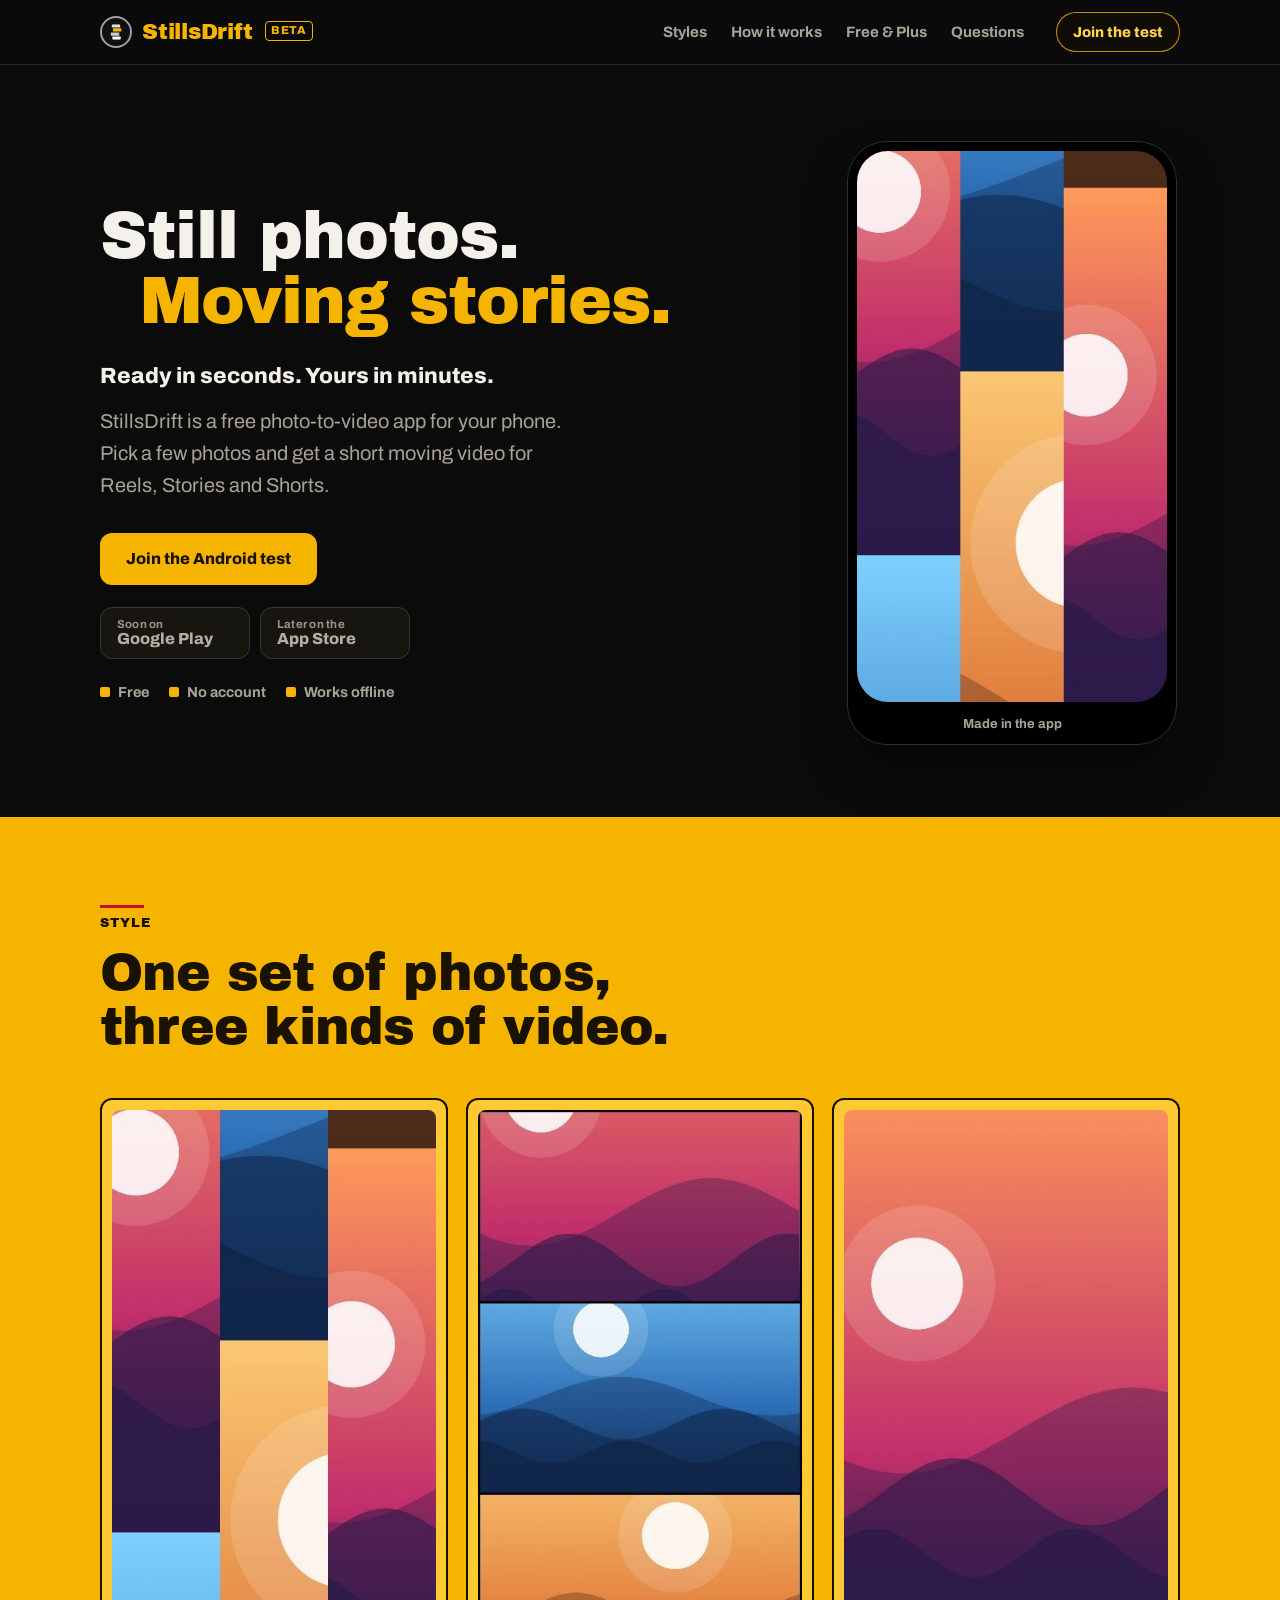
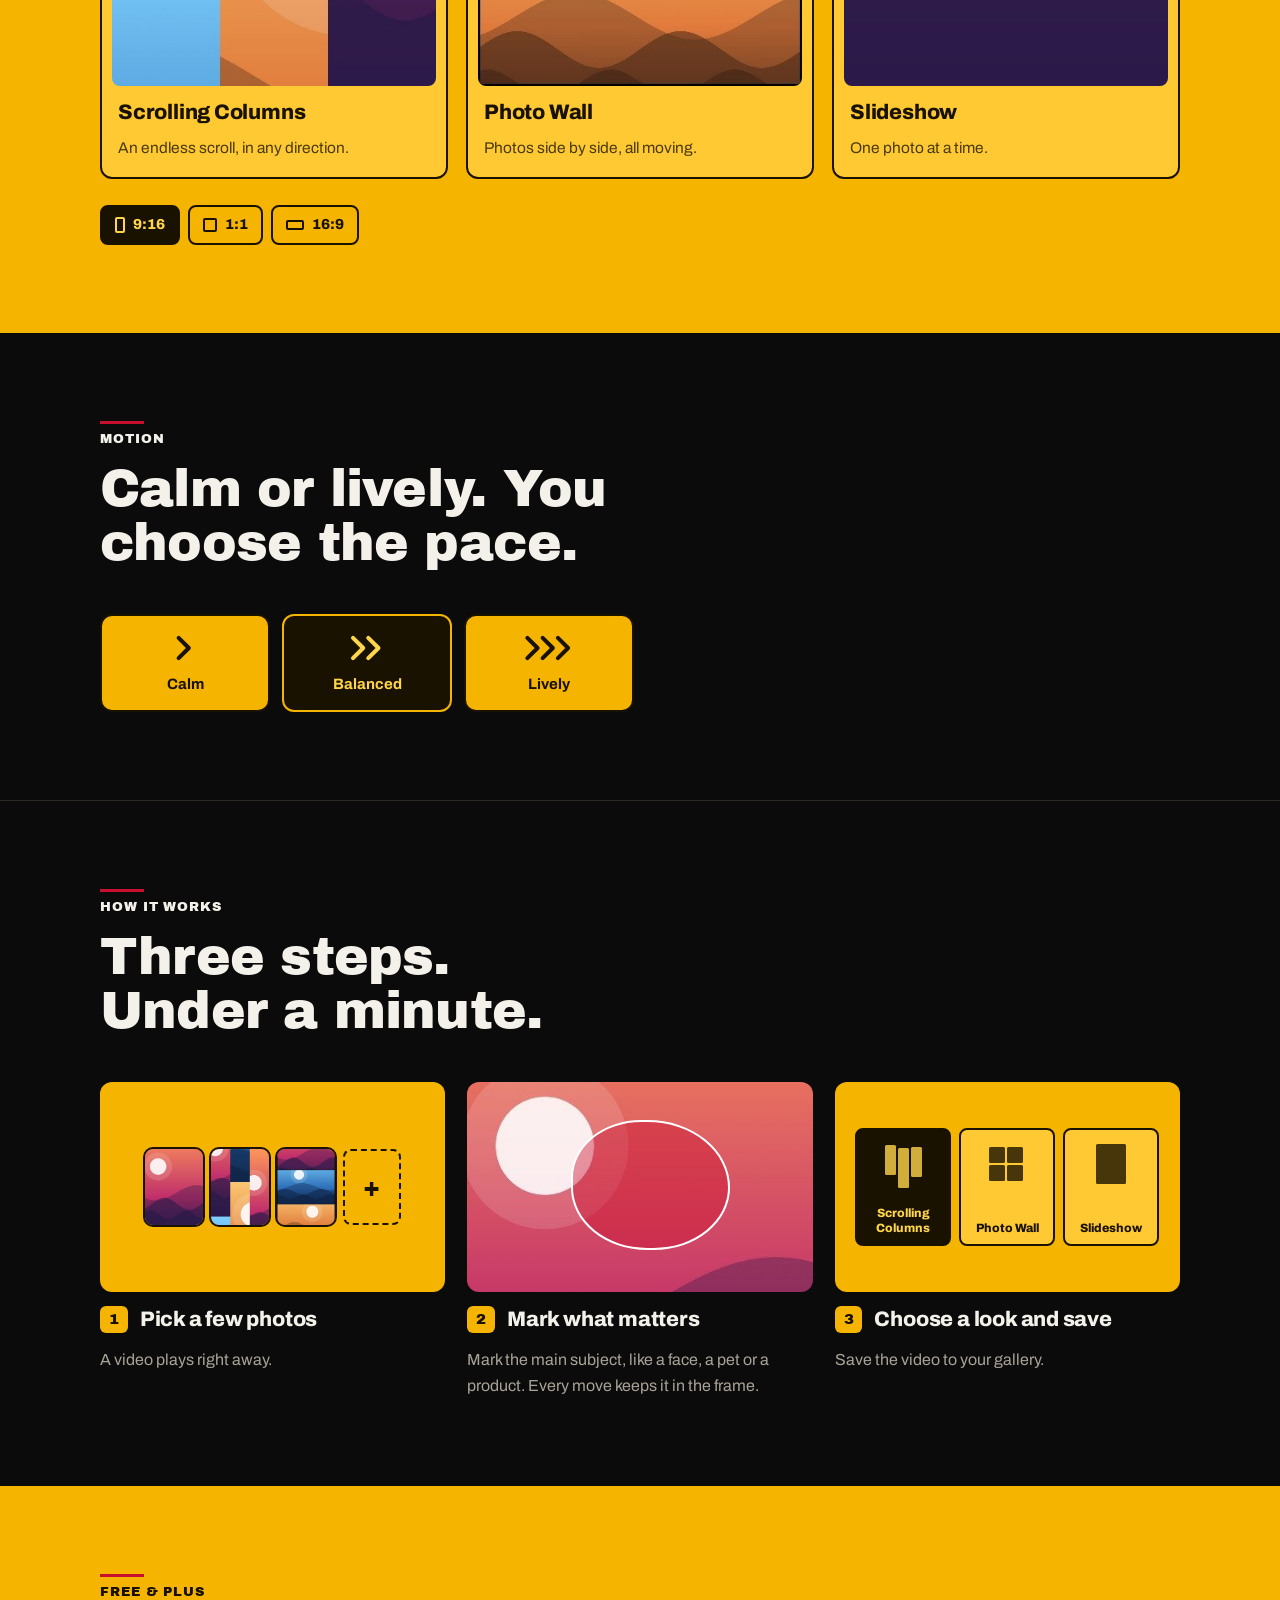
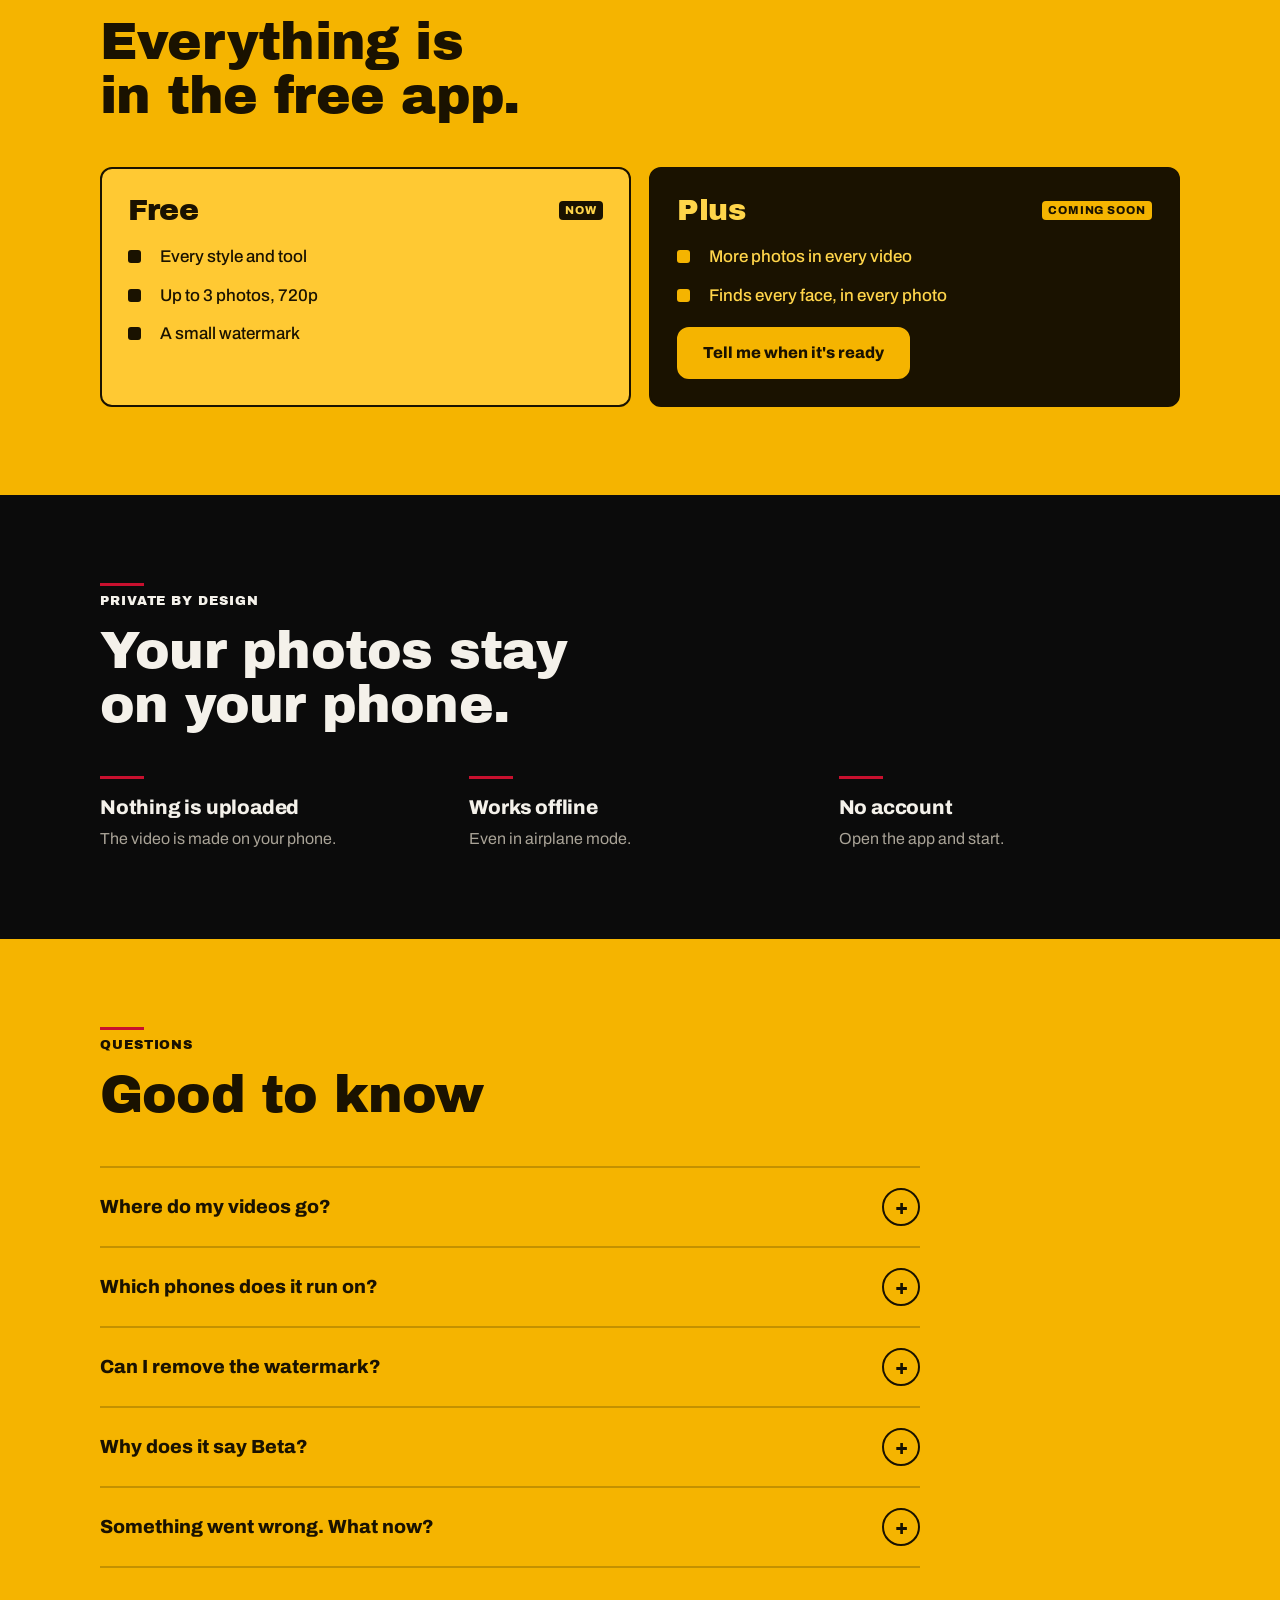
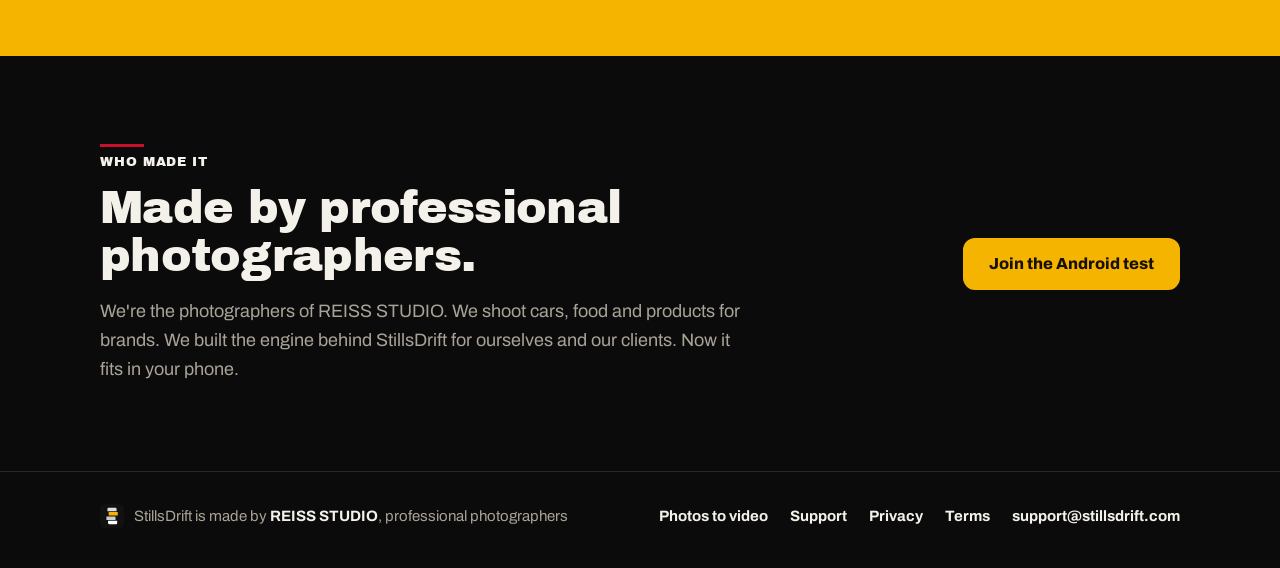
<file: index.html>
<!doctype html>
<html lang="en">
<head>
<meta charset="utf-8">
<meta name="viewport" content="width=device-width,initial-scale=1,viewport-fit=cover">
<title>StillsDrift: still photos, moving stories</title>
<link rel="canonical" href="https://stillsdrift.com/">
<meta name="description" content="StillsDrift turns a few photos into a short moving video for Reels, Stories and Shorts: scrolling columns, photo walls and slideshows, made on your phone.">
<meta name="theme-color" content="#0B0B0B">
<link rel="icon" href="/assets/img/icon.svg" type="image/svg+xml">
<link rel="apple-touch-icon" href="/assets/img/apple-touch-icon.png">
<link rel="preload" href="/assets/fonts/archivo-black-latin-400-normal.woff2" as="font" type="font/woff2" crossorigin>
<link rel="stylesheet" href="/style.css">
<meta property="og:type" content="website">
<meta property="og:url" content="https://stillsdrift.com/">
<meta property="og:title" content="StillsDrift: still photos, moving stories">
<meta property="og:description" content="A few photos in, a short moving video out. Made on your phone.">
<meta property="og:image" content="https://stillsdrift.com/assets/img/og.png">
<meta name="twitter:card" content="summary_large_image">
<script type="application/ld+json">
{
 "@context": "https://schema.org",
 "@graph": [
  {
   "@type": "Organization",
   "@id": "https://stillsdrift.com/#org",
   "name": "StillsDrift",
   "url": "https://stillsdrift.com/",
   "logo": "https://stillsdrift.com/assets/img/icon-512.png",
   "email": "support@stillsdrift.com",
   "parentOrganization": {
    "@type": "Organization",
    "name": "REISS STUDIO",
    "url": "https://reiss.co.il"
   }
  },
  {
   "@type": "WebSite",
   "@id": "https://stillsdrift.com/#site",
   "url": "https://stillsdrift.com/",
   "name": "StillsDrift",
   "publisher": {
    "@id": "https://stillsdrift.com/#org"
   }
  },
  {
   "@type": "MobileApplication",
   "@id": "https://stillsdrift.com/#app",
   "name": "StillsDrift",
   "alternateName": "StillsDrift: still photos, moving stories",
   "description": "StillsDrift is a free photo-to-video app. It turns a few photos into a short moving video for Reels, Stories and Shorts, made on your phone, with no account and offline.",
   "url": "https://stillsdrift.com/",
   "image": "https://stillsdrift.com/assets/img/og.png",
   "applicationCategory": "MultimediaApplication",
   "operatingSystem": "Android",
   "offers": {
    "@type": "Offer",
    "price": "0",
    "priceCurrency": "USD"
   },
   "featureList": [
    "Turns a few photos into a short moving video",
    "Scrolling Columns, Photo Wall and Slideshow styles",
    "9:16, 1:1 and 16:9 formats",
    "Mark the main subject so every move keeps it in the frame",
    "Works offline, no account, photos are never uploaded"
   ],
   "publisher": {
    "@id": "https://stillsdrift.com/#org"
   }
  },
  {
   "@type": "FAQPage",
   "mainEntity": [
    {
     "@type": "Question",
     "name": "Where do my videos go?",
     "acceptedAnswer": {
      "@type": "Answer",
      "text": "Tap Save. The video goes to your gallery, in an album called StillsDrift."
     }
    },
    {
     "@type": "Question",
     "name": "Which phones does it run on?",
     "acceptedAnswer": {
      "@type": "Answer",
      "text": "Android phones, through Google Play (testing now). An iPhone version is planned."
     }
    },
    {
     "@type": "Question",
     "name": "Can I remove the watermark?",
     "acceptedAnswer": {
      "@type": "Answer",
      "text": "The Free version adds a small StillsDrift mark. Plus is coming; leave your email and we'll tell you when it's ready."
     }
    },
    {
     "@type": "Question",
     "name": "Why does it say Beta?",
     "acceptedAnswer": {
      "@type": "Answer",
      "text": "StillsDrift is new and still growing. If something doesn't work as it should, tell us at support@stillsdrift.com and we'll fix it."
     }
    },
    {
     "@type": "Question",
     "name": "Something went wrong. What now?",
     "acceptedAnswer": {
      "@type": "Answer",
      "text": "Open the menu and send the log. It helps us fix it, and it doesn't include your photos."
     }
    }
   ]
  }
 ]
}
</script>
</head>
<body>
<header class="top"><div class="wrap">
  <a class="brand" href="/"><img src="/assets/img/icon.svg" alt="" width="32" height="32">StillsDrift<span class="beta">Beta</span></a>
  <nav aria-label="Sections"><a href="#styles">Styles</a><a href="#how">How it works</a><a href="#free">Free &amp; Plus</a><a href="#faq">Questions</a></nav>
  <a class="btn pill" href="/test.html">Join the test</a>
</div></header>

<main>
<section class="hero"><div class="wrap">
  <div>
    <h1><span class="d1">Still photos.</span><span class="d2">Moving stories.</span></h1>
    <p class="slogan">Ready in seconds. Yours in minutes.</p>
    <p class="lead">StillsDrift is a free photo-to-video app for your phone. Pick a few photos and get a short moving video for Reels, Stories and Shorts.</p>
    <div class="cta">
      <a class="btn pri" href="/test.html">Join the Android test</a>
    </div>
    <div class="stores" aria-label="Stores">
      <span class="store"><small>Soon on</small>Google Play</span>
      <span class="store"><small>Later on the</small>App Store</span>
    </div>
    <p class="facts"><span>Free</span><span>No account</span><span>Works offline</span></p>
  </div>
  <figure class="phone">
    <video src="/assets/video/columns.mp4" poster="/assets/video/columns.jpg" autoplay muted loop playsinline aria-label="Scrolling Columns: three photos moving up in columns"></video>
    <figcaption>Made in the app</figcaption>
  </figure>
</div></section>

<section id="styles" class="band sheet"><div class="wrap">
  <div class="head">
    <span class="label">Style</span>
    <h2>One set of photos, three kinds of video.</h2>
  </div>
  <div class="styles">
    <figure class="style">
      <video src="/assets/video/columns.mp4" poster="/assets/video/columns.jpg" autoplay muted loop playsinline aria-label="Scrolling Columns example"></video>
      <h3>Scrolling Columns</h3>
      <p>An endless scroll, in any direction.</p>
    </figure>
    <figure class="style">
      <video src="/assets/video/wall.mp4" poster="/assets/video/wall.jpg" autoplay muted loop playsinline aria-label="Photo Wall example"></video>
      <h3>Photo Wall</h3>
      <p>Photos side by side, all moving.</p>
    </figure>
    <figure class="style">
      <video src="/assets/video/slideshow.mp4" poster="/assets/video/slideshow.jpg" autoplay muted loop playsinline aria-label="Slideshow example"></video>
      <h3>Slideshow</h3>
      <p>One photo at a time.</p>
    </figure>
  </div>
  <div class="shapes" aria-label="Shapes">
    <span aria-current="true"><i style="width:10px;height:16px"></i>9:16</span>
    <span><i style="width:14px;height:14px"></i>1:1</span>
    <span><i style="width:18px;height:10px"></i>16:9</span>
  </div>
</div></section>

<section class="band stage" id="motion"><div class="wrap">
  <div class="head">
    <span class="label">Motion</span>
    <h2>Calm or lively. You choose the pace.</h2>
  </div>
  <div class="paces">
    <div class="pace"><svg viewBox="0 0 44 22" aria-hidden="true"><path d="M17 3l8 8-8 8"/></svg><b>Calm</b></div>
    <div class="pace" aria-current="true"><svg viewBox="0 0 44 22" aria-hidden="true"><path d="M11 3l8 8-8 8M23 3l8 8-8 8"/></svg><b>Balanced</b></div>
    <div class="pace"><svg viewBox="0 0 44 22" aria-hidden="true"><path d="M5 3l8 8-8 8M17 3l8 8-8 8M29 3l8 8-8 8"/></svg><b>Lively</b></div>
  </div>
</div></section>

<section id="how" class="band stage"><div class="wrap">
  <div class="head">
    <span class="label">How it works</span>
    <h2>Three steps. Under a minute.</h2>
  </div>
  <ol class="steps">
    <li>
      <div class="pic" aria-hidden="true">
        <span class="th" style="background-image:url(/assets/video/slideshow.jpg)"></span>
        <span class="th" style="background-image:url(/assets/video/columns.jpg);background-position:70% 30%"></span>
        <span class="th" style="background-image:url(/assets/video/wall.jpg)"></span>
        <span class="th add">+</span>
      </div>
      <h3>Pick a few photos</h3>
      <p>A video plays right away.</p>
    </li>
    <li>
      <div class="pic spot" style="background-image:url(/assets/video/slideshow.jpg)" aria-hidden="true">
        <span class="blob"></span>
      </div>
      <h3>Mark what matters</h3>
      <p>Mark the main subject, like a face, a pet or a product. Every move keeps it in the frame.</p>
    </li>
    <li>
      <div class="pic" aria-hidden="true">
        <span class="mini" aria-current="true"><i class="mc"><b></b><b></b><b></b></i>Scrolling Columns</span>
        <span class="mini"><i class="mw"><b></b><b></b><b></b><b></b></i>Photo Wall</span>
        <span class="mini"><i class="ms"><b></b></i>Slideshow</span>
      </div>
      <h3>Choose a look and save</h3>
      <p>Save the video to your gallery.</p>
    </li>
  </ol>
</div></section>

<section id="free" class="band sheet"><div class="wrap">
  <div class="head">
    <span class="label">Free &amp; Plus</span>
    <h2>Everything is in the free app.</h2>
  </div>
  <div class="plans">
    <div class="plan free">
      <header><h3>Free</h3><span class="pro">Now</span></header>
      <ul>
        <li>Every style and tool</li>
        <li>Up to 3 photos, 720p</li>
        <li>A small watermark</li>
      </ul>
    </div>
    <div class="plan plus">
      <header><h3>Plus</h3><span class="pro">Coming soon</span></header>
      <ul>
        <li>More photos in every video</li>
        <li>Finds every face, in every photo</li>
      </ul>
      <a class="btn pri" href="https://forms.gle/ixzU41wW5rAVhiVU9">Tell me when it's ready</a>
    </div>
  </div>
</div></section>

<section id="private" class="band stage"><div class="wrap">
  <div class="head">
    <span class="label">Private by design</span>
    <h2>Your photos stay on your phone.</h2>
  </div>
  <div class="private">
    <div><h3>Nothing is uploaded</h3><p>The video is made on your phone.</p></div>
    <div><h3>Works offline</h3><p>Even in airplane mode.</p></div>
    <div><h3>No account</h3><p>Open the app and start.</p></div>
  </div>
</div></section>

<section id="faq" class="band sheet"><div class="wrap">
  <div class="head"><span class="label">Questions</span><h2>Good to know</h2></div>
  <div class="faq">
    <details><summary>Where do my videos go?</summary><p>Tap Save. The video goes to your gallery, in an album called StillsDrift.</p></details>
    <details><summary>Which phones does it run on?</summary><p>Android phones, through Google Play (testing now). An iPhone version is planned.</p></details>
    <details><summary>Can I remove the watermark?</summary><p>The Free version adds a small StillsDrift mark. Plus is coming; <a href="https://forms.gle/ixzU41wW5rAVhiVU9">leave your email</a> and we'll tell you when it's ready.</p></details>
    <details><summary>Why does it say Beta?</summary><p>StillsDrift is new and still growing. If something doesn't work as it should, tell us at support@stillsdrift.com and we'll fix it.</p></details>
    <details><summary>Something went wrong. What now?</summary><p>Open the menu and send the log. It helps us fix it, and it doesn't include your photos.</p></details>
  </div>
</div></section>

<section class="band stage closing"><div class="wrap">
  <div class="maker">
    <span class="label">Who made it</span>
    <h2>Made by professional photographers.</h2>
    <p>We're the photographers of REISS STUDIO. We shoot cars, food and products for brands. We built the engine behind StillsDrift for ourselves and our clients. Now it fits in your phone.</p>
  </div>
  <a class="btn pri" href="/test.html">Join the Android test</a>
</div></section>
</main>

<footer class="foot"><div class="wrap">
  <span class="made"><img src="/assets/img/icon.svg" alt="" width="24" height="24"><span>StillsDrift is made by <a href="https://reiss.co.il">REISS STUDIO</a>, professional photographers</span></span>
  <nav aria-label="Site"><a href="/photos-to-video.html">Photos to video</a><a href="/support.html">Support</a><a href="/privacy.html">Privacy</a><a href="/terms.html">Terms</a><a href="mailto:support@stillsdrift.com">support@stillsdrift.com</a></nav>
</div></footer>
</body>
</html>
</file>
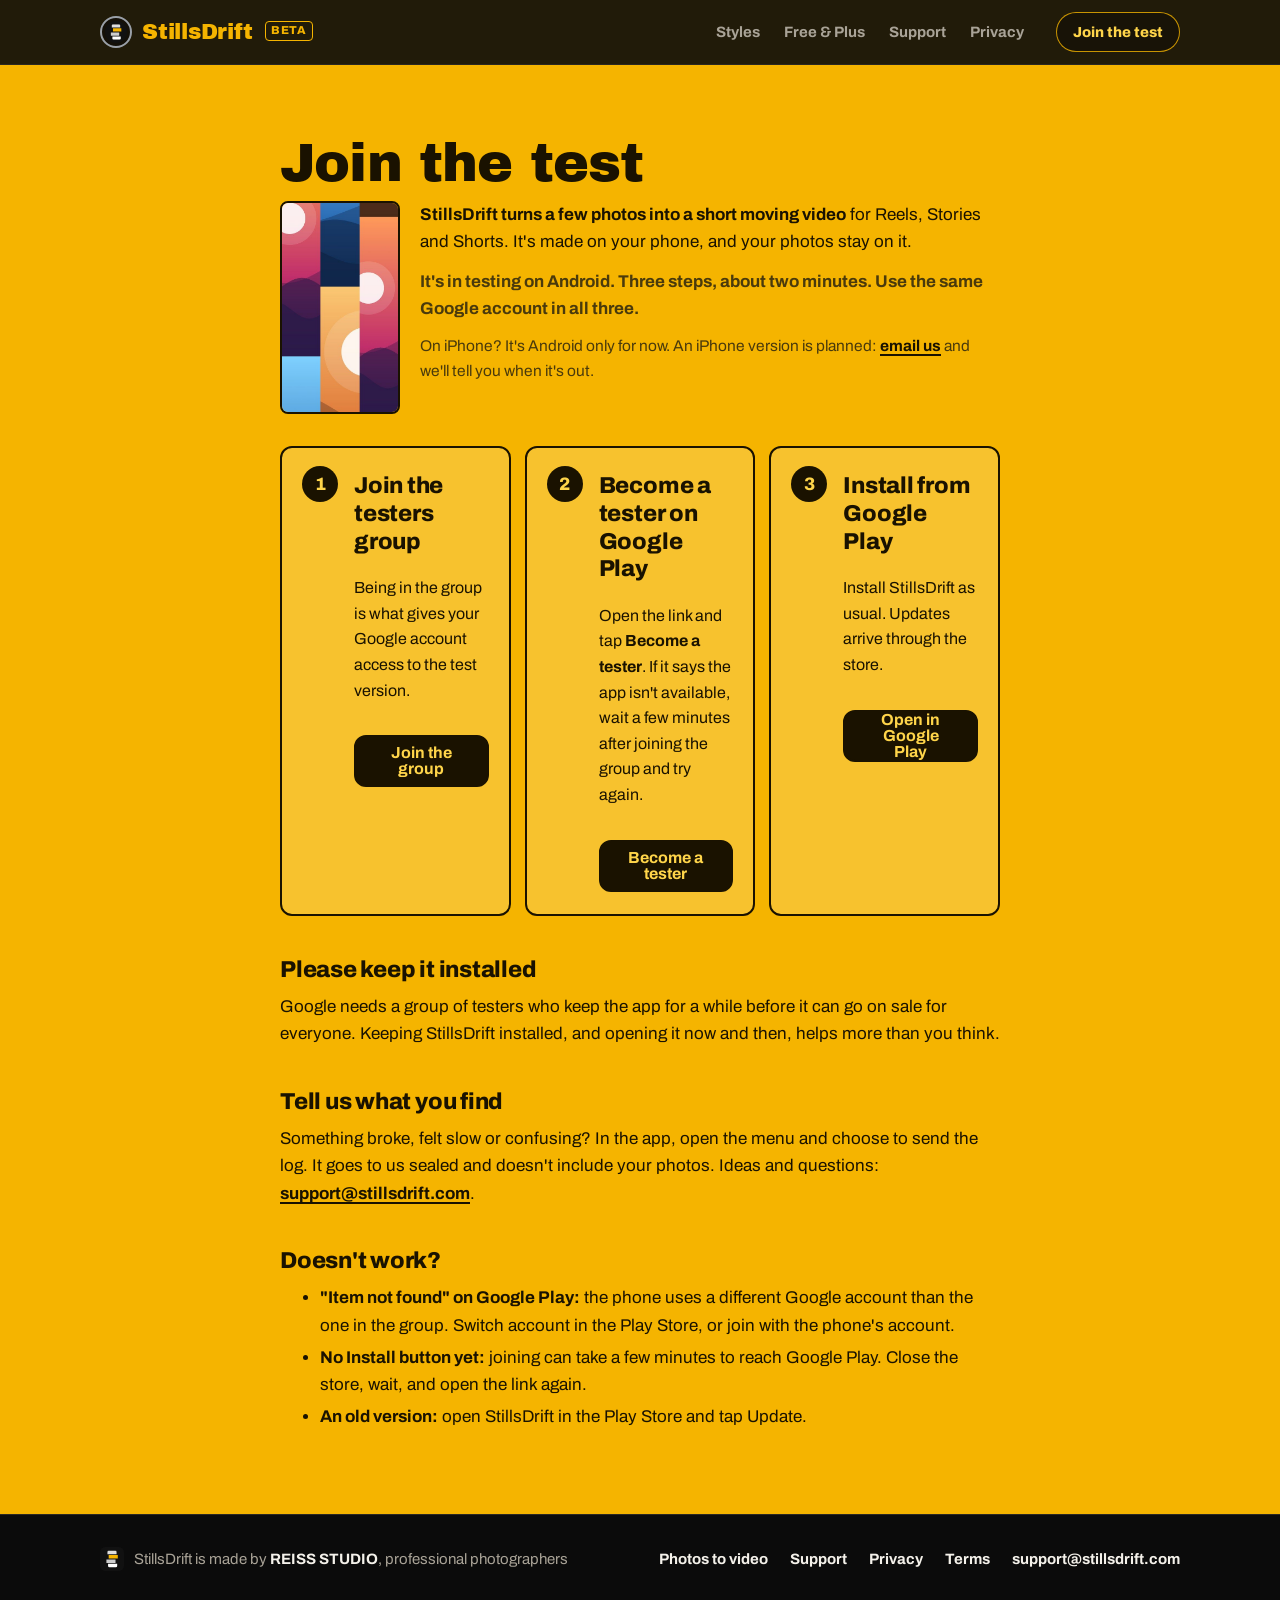
<file: s/index.html>
<!doctype html>
<html lang="en">
<head>
<meta charset="utf-8">
<meta name="viewport" content="width=device-width,initial-scale=1">
<meta name="robots" content="noindex">
<title>StillsDrift</title>
<!--
  The short address printed on stickers and flyers: stillsdrift.com/s/?src=sticker
  It forwards to the page that matters now, keeping ?src=... so the source stays readable.
  When the beta ends, change TARGET (and the two fallbacks below) to the Google Play page
  or the home page. Every sticker already printed keeps working.
-->
<meta http-equiv="refresh" content="0; url=/test.html?src=sticker">
<link rel="canonical" href="https://stillsdrift.com/test.html">
<script>
  var TARGET = '/test.html';
  location.replace(TARGET + (location.search || '?src=sticker') + location.hash);
</script>
</head>
<body style="font-family:system-ui,sans-serif;background:#F5B400;color:#1A1200;padding:24px">
<p><a href="/test.html?src=sticker" style="color:#1A1200;font-weight:700">Continue to StillsDrift</a></p>
</body>
</html>
</file>
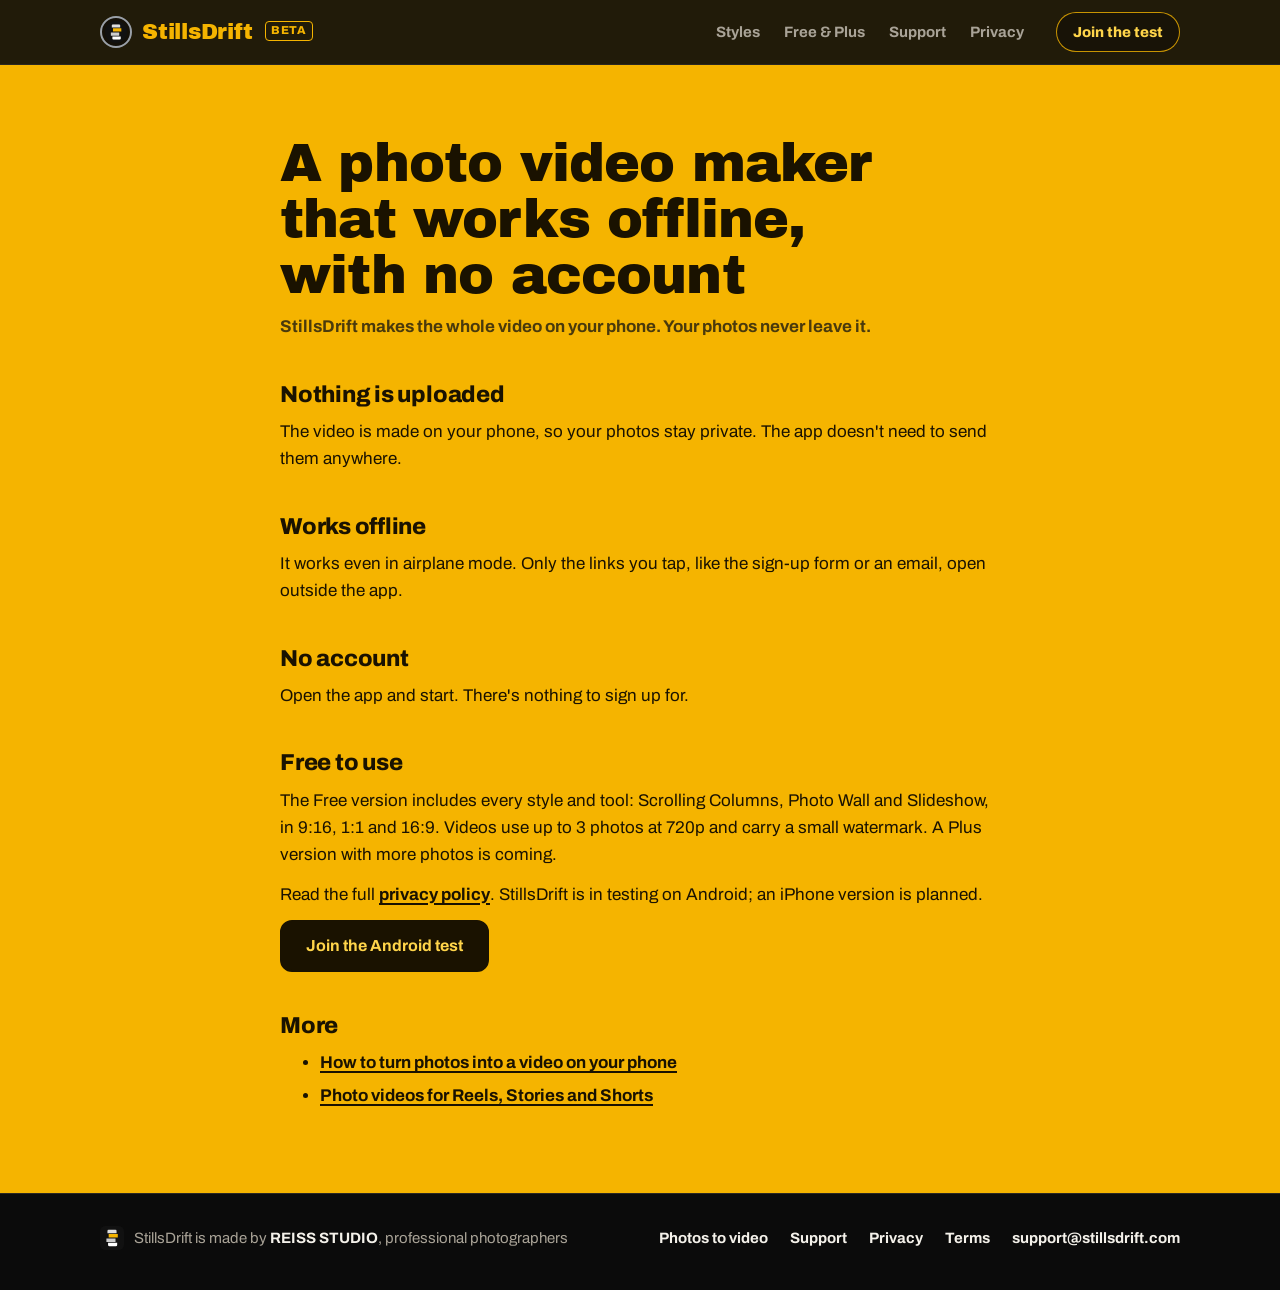
<file: offline-photo-video-maker.html>
<!doctype html>
<html lang="en">
<head>
<meta charset="utf-8">
<meta name="viewport" content="width=device-width,initial-scale=1,viewport-fit=cover">
<link rel="stylesheet" href="/style.css">
<link rel="icon" href="/assets/img/icon.svg" type="image/svg+xml">
<link rel="apple-touch-icon" href="/assets/img/apple-touch-icon.png">
<meta name="theme-color" content="#0B0B0B">
<title>A photo video maker that works offline, with no account · StillsDrift</title>
<link rel="canonical" href="https://stillsdrift.com/offline-photo-video-maker.html">
<meta name="description" content="StillsDrift makes videos from your photos entirely on your phone: no account, works offline, and nothing is uploaded.">
<meta property="og:type" content="article">
<meta property="og:url" content="https://stillsdrift.com/offline-photo-video-maker.html">
<meta property="og:title" content="A photo video maker that works offline, with no account · StillsDrift">
<meta property="og:description" content="StillsDrift makes videos from your photos entirely on your phone: no account, works offline, and nothing is uploaded.">
<meta property="og:image" content="https://stillsdrift.com/assets/img/og.png">
<meta name="twitter:card" content="summary_large_image">
</head>
<body>
<header class="top"><div class="wrap">
  <a class="brand" href="/"><img src="/assets/img/icon.svg" alt="" width="32" height="32">StillsDrift<span class="beta">Beta</span></a>
  <nav aria-label="Site"><a href="/#styles">Styles</a><a href="/#free">Free &amp; Plus</a><a href="/support.html">Support</a><a href="/privacy.html">Privacy</a></nav>
  <a class="btn pill" href="/test.html">Join the test</a>
</div></header>
<main class="doc wrap">
<h1>A photo video maker that works offline, with no account</h1>
<p class="date">StillsDrift makes the whole video on your phone. Your photos never leave it.</p>
<h2>Nothing is uploaded</h2>
<p>The video is made on your phone, so your photos stay private. The app doesn't need to send them anywhere.</p>
<h2>Works offline</h2>
<p>It works even in airplane mode. Only the links you tap, like the sign-up form or an email, open outside the app.</p>
<h2>No account</h2>
<p>Open the app and start. There's nothing to sign up for.</p>
<h2>Free to use</h2>
<p>The Free version includes every style and tool: Scrolling Columns, Photo Wall and Slideshow, in 9:16, 1:1 and 16:9. Videos use up to 3 photos at 720p and carry a small watermark. A Plus version with more photos is coming.</p>
<p>Read the full <a href="/privacy.html">privacy policy</a>. StillsDrift is in testing on Android; an iPhone version is planned.</p>
<p><a class="btn ink" href="/test.html">Join the Android test</a></p>
<h2>More</h2>
<ul>
<li><a href="/photos-to-video.html">How to turn photos into a video on your phone</a></li>
<li><a href="/video-for-reels-stories-shorts.html">Photo videos for Reels, Stories and Shorts</a></li>
</ul>
</main>
<footer class="foot"><div class="wrap">
  <span class="made"><img src="/assets/img/icon.svg" alt="" width="24" height="24"><span>StillsDrift is made by <a href="https://reiss.co.il">REISS STUDIO</a>, professional photographers</span></span>
  <nav aria-label="Footer"><a href="/photos-to-video.html">Photos to video</a><a href="/support.html">Support</a><a href="/privacy.html">Privacy</a><a href="/terms.html">Terms</a><a href="mailto:support@stillsdrift.com">support@stillsdrift.com</a></nav>
</div></footer>
</body>
</html>
</file>
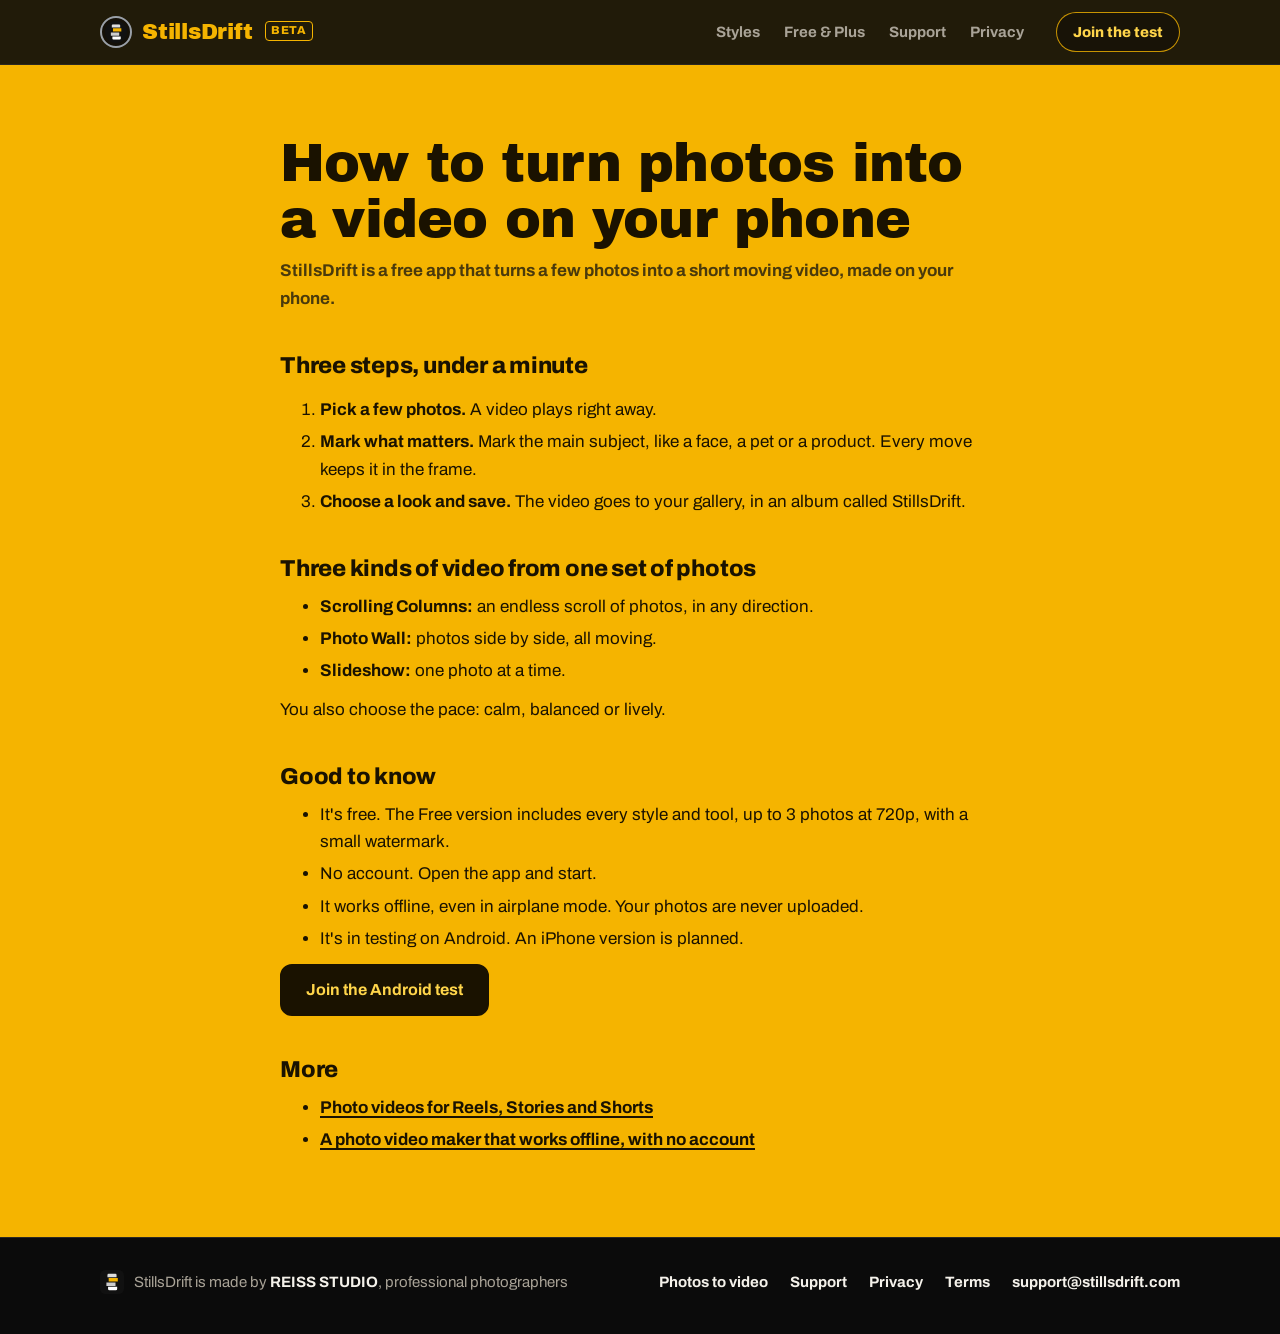
<file: photos-to-video.html>
<!doctype html>
<html lang="en">
<head>
<meta charset="utf-8">
<meta name="viewport" content="width=device-width,initial-scale=1,viewport-fit=cover">
<link rel="stylesheet" href="/style.css">
<link rel="icon" href="/assets/img/icon.svg" type="image/svg+xml">
<link rel="apple-touch-icon" href="/assets/img/apple-touch-icon.png">
<meta name="theme-color" content="#0B0B0B">
<title>How to turn photos into a video on your phone · StillsDrift</title>
<link rel="canonical" href="https://stillsdrift.com/photos-to-video.html">
<meta name="description" content="Turn a few photos into a short moving video on your phone with StillsDrift: pick photos, mark the main subject, choose a look and save. Free, no account, works offline.">
<meta property="og:type" content="article">
<meta property="og:url" content="https://stillsdrift.com/photos-to-video.html">
<meta property="og:title" content="How to turn photos into a video on your phone · StillsDrift">
<meta property="og:description" content="Turn a few photos into a short moving video on your phone with StillsDrift: pick photos, mark the main subject, choose a look and save. Free, no account, works offline.">
<meta property="og:image" content="https://stillsdrift.com/assets/img/og.png">
<meta name="twitter:card" content="summary_large_image">
</head>
<body>
<header class="top"><div class="wrap">
  <a class="brand" href="/"><img src="/assets/img/icon.svg" alt="" width="32" height="32">StillsDrift<span class="beta">Beta</span></a>
  <nav aria-label="Site"><a href="/#styles">Styles</a><a href="/#free">Free &amp; Plus</a><a href="/support.html">Support</a><a href="/privacy.html">Privacy</a></nav>
  <a class="btn pill" href="/test.html">Join the test</a>
</div></header>
<main class="doc wrap">
<h1>How to turn photos into a video on your phone</h1>
<p class="date">StillsDrift is a free app that turns a few photos into a short moving video, made on your phone.</p>
<h2>Three steps, under a minute</h2>
<ol>
<li><strong>Pick a few photos.</strong> A video plays right away.</li>
<li><strong>Mark what matters.</strong> Mark the main subject, like a face, a pet or a product. Every move keeps it in the frame.</li>
<li><strong>Choose a look and save.</strong> The video goes to your gallery, in an album called StillsDrift.</li>
</ol>
<h2>Three kinds of video from one set of photos</h2>
<ul>
<li><strong>Scrolling Columns:</strong> an endless scroll of photos, in any direction.</li>
<li><strong>Photo Wall:</strong> photos side by side, all moving.</li>
<li><strong>Slideshow:</strong> one photo at a time.</li>
</ul>
<p>You also choose the pace: calm, balanced or lively.</p>
<h2>Good to know</h2>
<ul>
<li>It's free. The Free version includes every style and tool, up to 3 photos at 720p, with a small watermark.</li>
<li>No account. Open the app and start.</li>
<li>It works offline, even in airplane mode. Your photos are never uploaded.</li>
<li>It's in testing on Android. An iPhone version is planned.</li>
</ul>
<p><a class="btn ink" href="/test.html">Join the Android test</a></p>
<h2>More</h2>
<ul>
<li><a href="/video-for-reels-stories-shorts.html">Photo videos for Reels, Stories and Shorts</a></li>
<li><a href="/offline-photo-video-maker.html">A photo video maker that works offline, with no account</a></li>
</ul>
</main>
<footer class="foot"><div class="wrap">
  <span class="made"><img src="/assets/img/icon.svg" alt="" width="24" height="24"><span>StillsDrift is made by <a href="https://reiss.co.il">REISS STUDIO</a>, professional photographers</span></span>
  <nav aria-label="Footer"><a href="/photos-to-video.html">Photos to video</a><a href="/support.html">Support</a><a href="/privacy.html">Privacy</a><a href="/terms.html">Terms</a><a href="mailto:support@stillsdrift.com">support@stillsdrift.com</a></nav>
</div></footer>
</body>
</html>
</file>
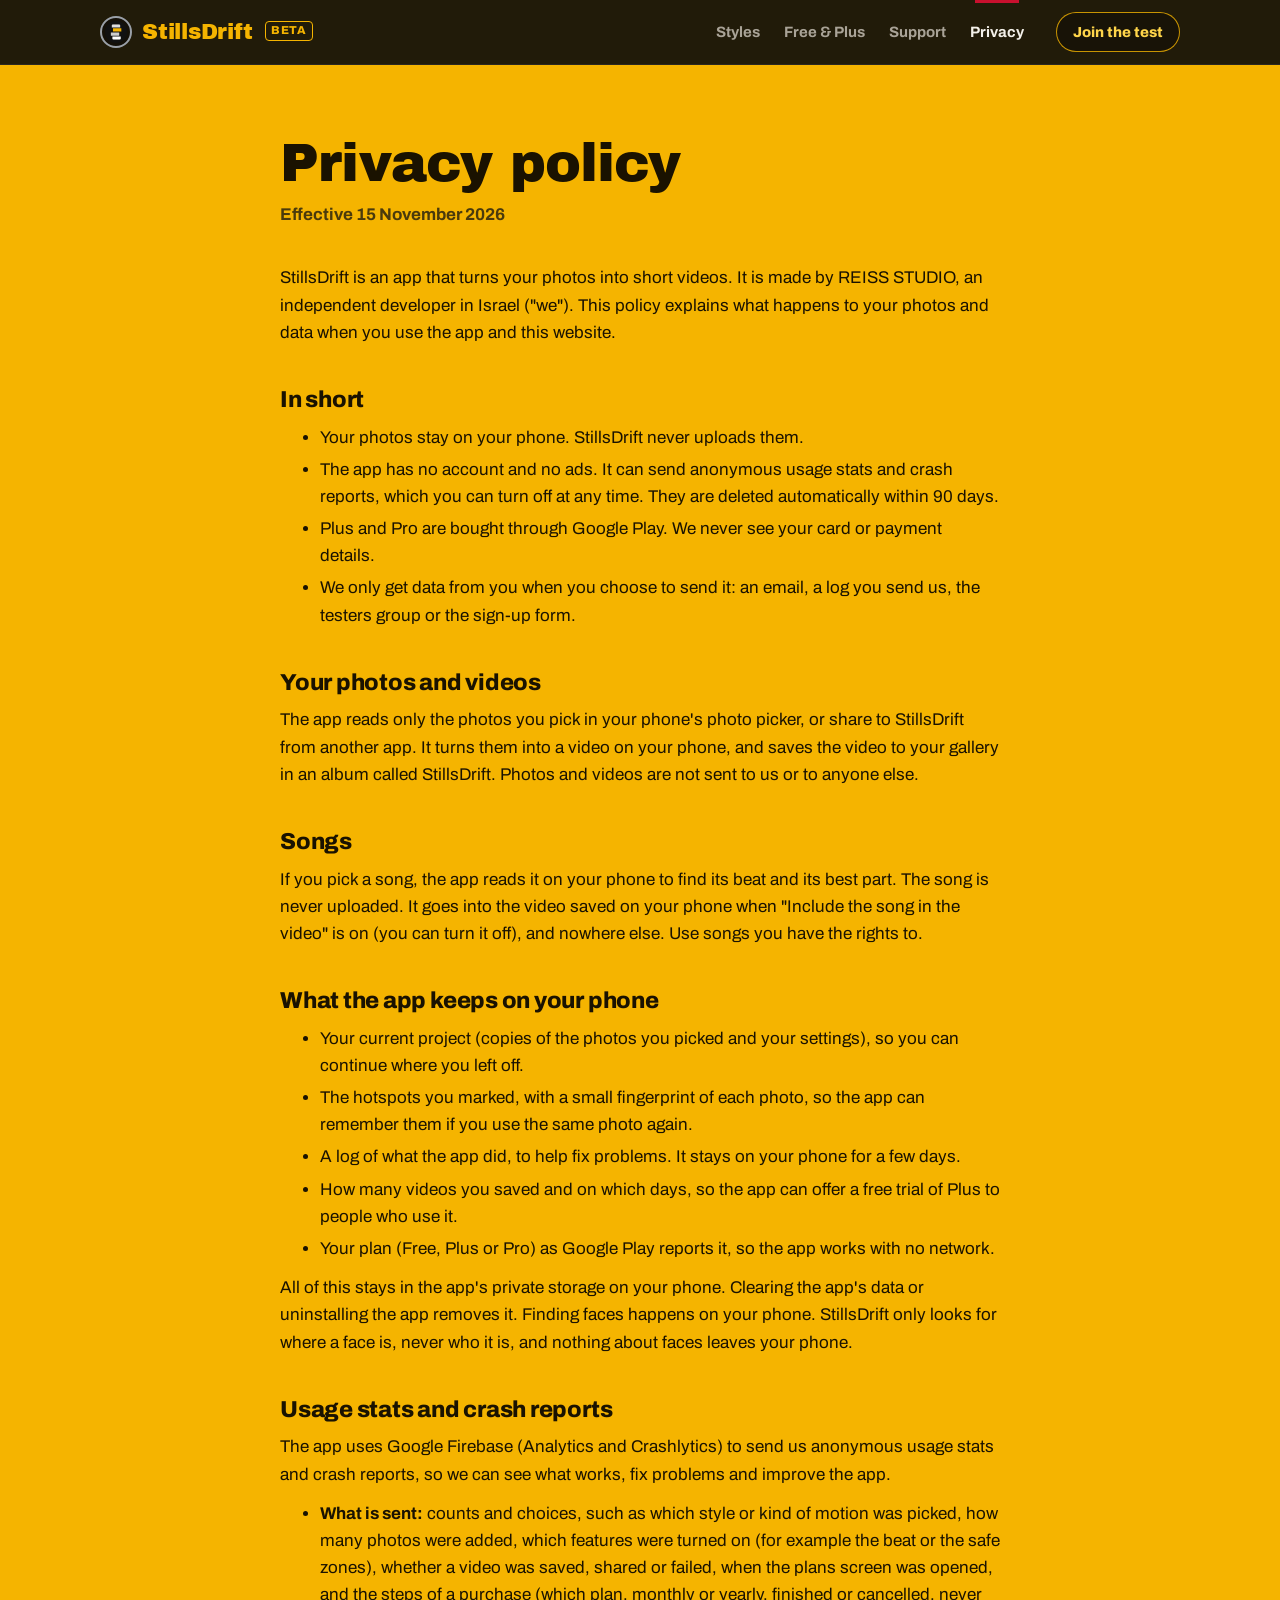
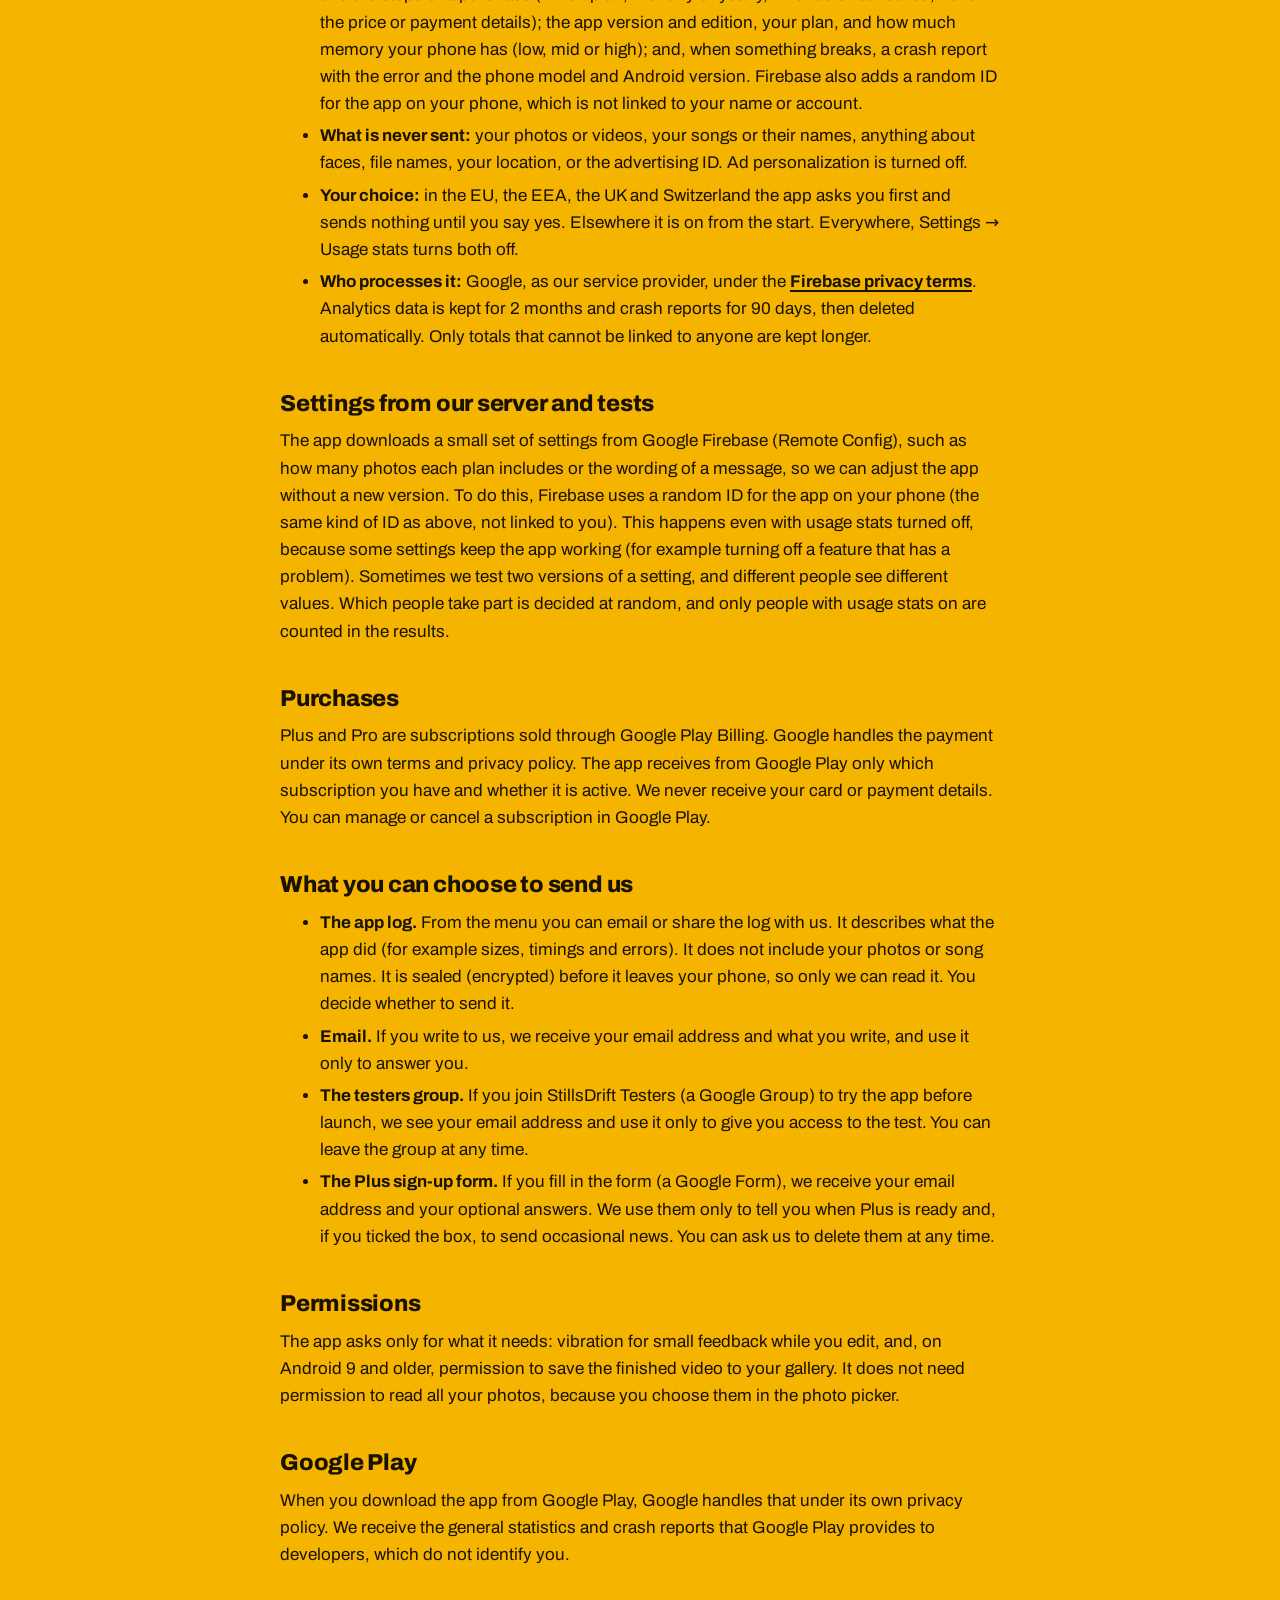
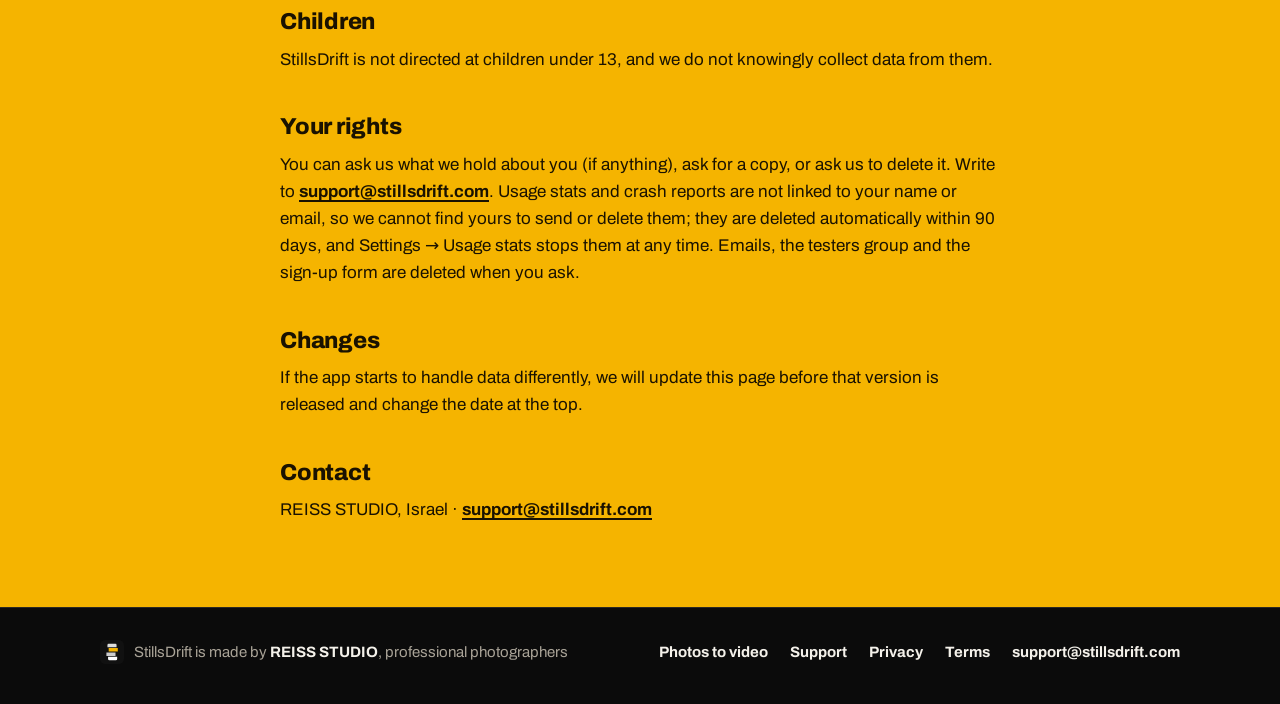
<file: privacy.html>
<!doctype html>
<html lang="en">
<head>
<meta charset="utf-8">
<meta name="viewport" content="width=device-width,initial-scale=1,viewport-fit=cover">
<link rel="stylesheet" href="/style.css">
<link rel="icon" href="/assets/img/icon.svg" type="image/svg+xml">
<link rel="apple-touch-icon" href="/assets/img/apple-touch-icon.png">
<meta name="theme-color" content="#0B0B0B">
<title>Privacy policy · StillsDrift</title>
<link rel="canonical" href="https://stillsdrift.com/privacy.html">
<meta name="description" content="How StillsDrift handles your photos and data.">
</head>
<body>
<header class="top"><div class="wrap">
  <a class="brand" href="/"><img src="/assets/img/icon.svg" alt="" width="32" height="32">StillsDrift<span class="beta">Beta</span></a>
  <nav aria-label="Site"><a href="/#styles">Styles</a><a href="/#free">Free &amp; Plus</a><a href="/support.html">Support</a><a href="/privacy.html" aria-current="page">Privacy</a></nav>
  <a class="btn pill" href="/test.html">Join the test</a>
</div></header>
<main class="doc wrap">
<h1>Privacy policy</h1>
<p class="date">Effective 15 November 2026</p>
<p>StillsDrift is an app that turns your photos into short videos. It is made by REISS STUDIO, an independent developer in Israel ("we"). This policy explains what happens to your photos and data when you use the app and this website.</p>
<h2>In short</h2>
<ul>
<li>Your photos stay on your phone. StillsDrift never uploads them.</li>
<li>The app has no account and no ads. It can send anonymous usage stats and crash reports, which you can turn off at any time. They are deleted automatically within 90 days.</li>
<li>Plus and Pro are bought through Google Play. We never see your card or payment details.</li>
<li>We only get data from you when you choose to send it: an email, a log you send us, the testers group or the sign-up form.</li>
</ul>
<h2>Your photos and videos</h2>
<p>The app reads only the photos you pick in your phone's photo picker, or share to StillsDrift from another app. It turns them into a video on your phone, and saves the video to your gallery in an album called StillsDrift. Photos and videos are not sent to us or to anyone else.</p>
<h2>Songs</h2>
<p>If you pick a song, the app reads it on your phone to find its beat and its best part. The song is never uploaded. It goes into the video saved on your phone when "Include the song in the video" is on (you can turn it off), and nowhere else. Use songs you have the rights to.</p>
<h2>What the app keeps on your phone</h2>
<ul>
<li>Your current project (copies of the photos you picked and your settings), so you can continue where you left off.</li>
<li>The hotspots you marked, with a small fingerprint of each photo, so the app can remember them if you use the same photo again.</li>
<li>A log of what the app did, to help fix problems. It stays on your phone for a few days.</li>
<li>How many videos you saved and on which days, so the app can offer a free trial of Plus to people who use it.</li>
<li>Your plan (Free, Plus or Pro) as Google Play reports it, so the app works with no network.</li>
</ul>
<p>All of this stays in the app's private storage on your phone. Clearing the app's data or uninstalling the app removes it. Finding faces happens on your phone. StillsDrift only looks for where a face is, never who it is, and nothing about faces leaves your phone.</p>
<h2>Usage stats and crash reports</h2>
<p>The app uses Google Firebase (Analytics and Crashlytics) to send us anonymous usage stats and crash reports, so we can see what works, fix problems and improve the app.</p>
<ul>
<li><strong>What is sent:</strong> counts and choices, such as which style or kind of motion was picked, how many photos were added, which features were turned on (for example the beat or the safe zones), whether a video was saved, shared or failed, when the plans screen was opened, and the steps of a purchase (which plan, monthly or yearly, finished or cancelled, never the price or payment details); the app version and edition, your plan, and how much memory your phone has (low, mid or high); and, when something breaks, a crash report with the error and the phone model and Android version. Firebase also adds a random ID for the app on your phone, which is not linked to your name or account.</li>
<li><strong>What is never sent:</strong> your photos or videos, your songs or their names, anything about faces, file names, your location, or the advertising ID. Ad personalization is turned off.</li>
<li><strong>Your choice:</strong> in the EU, the EEA, the UK and Switzerland the app asks you first and sends nothing until you say yes. Elsewhere it is on from the start. Everywhere, Settings → Usage stats turns both off.</li>
<li><strong>Who processes it:</strong> Google, as our service provider, under the <a href="https://firebase.google.com/support/privacy">Firebase privacy terms</a>. Analytics data is kept for 2 months and crash reports for 90 days, then deleted automatically. Only totals that cannot be linked to anyone are kept longer.</li>
</ul>
<h2>Settings from our server and tests</h2>
<p>The app downloads a small set of settings from Google Firebase (Remote Config), such as how many photos each plan includes or the wording of a message, so we can adjust the app without a new version. To do this, Firebase uses a random ID for the app on your phone (the same kind of ID as above, not linked to you). This happens even with usage stats turned off, because some settings keep the app working (for example turning off a feature that has a problem). Sometimes we test two versions of a setting, and different people see different values. Which people take part is decided at random, and only people with usage stats on are counted in the results.</p>
<h2>Purchases</h2>
<p>Plus and Pro are subscriptions sold through Google Play Billing. Google handles the payment under its own terms and privacy policy. The app receives from Google Play only which subscription you have and whether it is active. We never receive your card or payment details. You can manage or cancel a subscription in Google Play.</p>
<h2>What you can choose to send us</h2>
<ul>
<li><strong>The app log.</strong> From the menu you can email or share the log with us. It describes what the app did (for example sizes, timings and errors). It does not include your photos or song names. It is sealed (encrypted) before it leaves your phone, so only we can read it. You decide whether to send it.</li>
<li><strong>Email.</strong> If you write to us, we receive your email address and what you write, and use it only to answer you.</li>
<li><strong>The testers group.</strong> If you join StillsDrift Testers (a Google Group) to try the app before launch, we see your email address and use it only to give you access to the test. You can leave the group at any time.</li>
<li><strong>The Plus sign-up form.</strong> If you fill in the form (a Google Form), we receive your email address and your optional answers. We use them only to tell you when Plus is ready and, if you ticked the box, to send occasional news. You can ask us to delete them at any time.</li>
</ul>
<h2>Permissions</h2>
<p>The app asks only for what it needs: vibration for small feedback while you edit, and, on Android 9 and older, permission to save the finished video to your gallery. It does not need permission to read all your photos, because you choose them in the photo picker.</p>
<h2>Google Play</h2>
<p>When you download the app from Google Play, Google handles that under its own privacy policy. We receive the general statistics and crash reports that Google Play provides to developers, which do not identify you.</p>
<h2>Children</h2>
<p>StillsDrift is not directed at children under 13, and we do not knowingly collect data from them.</p>
<h2>Your rights</h2>
<p>You can ask us what we hold about you (if anything), ask for a copy, or ask us to delete it. Write to <a href="mailto:support@stillsdrift.com">support@stillsdrift.com</a>. Usage stats and crash reports are not linked to your name or email, so we cannot find yours to send or delete them; they are deleted automatically within 90 days, and Settings → Usage stats stops them at any time. Emails, the testers group and the sign-up form are deleted when you ask.</p>
<h2>Changes</h2>
<p>If the app starts to handle data differently, we will update this page before that version is released and change the date at the top.</p>
<h2>Contact</h2>
<p>REISS STUDIO, Israel · <a href="mailto:support@stillsdrift.com">support@stillsdrift.com</a></p>
</main>
<footer class="foot"><div class="wrap">
  <span class="made"><img src="/assets/img/icon.svg" alt="" width="24" height="24"><span>StillsDrift is made by <a href="https://reiss.co.il">REISS STUDIO</a>, professional photographers</span></span>
  <nav aria-label="Footer"><a href="/photos-to-video.html">Photos to video</a><a href="/support.html">Support</a><a href="/privacy.html">Privacy</a><a href="/terms.html">Terms</a><a href="mailto:support@stillsdrift.com">support@stillsdrift.com</a></nav>
</div></footer>
</body>
</html>
</file>
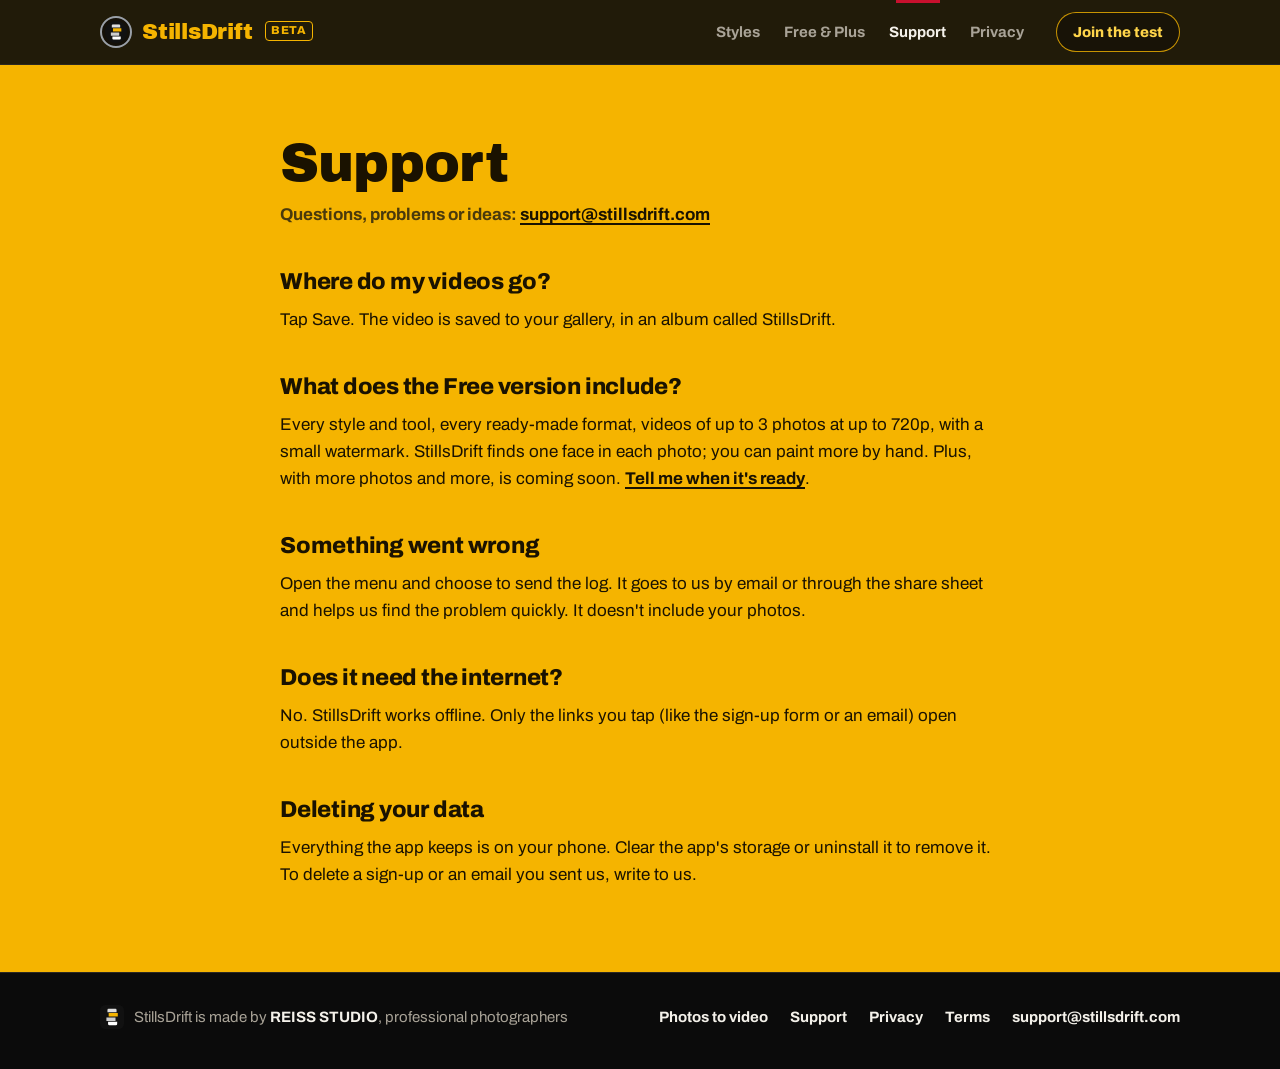
<file: support.html>
<!doctype html>
<html lang="en">
<head>
<meta charset="utf-8">
<meta name="viewport" content="width=device-width,initial-scale=1,viewport-fit=cover">
<link rel="stylesheet" href="/style.css">
<link rel="icon" href="/assets/img/icon.svg" type="image/svg+xml">
<link rel="apple-touch-icon" href="/assets/img/apple-touch-icon.png">
<meta name="theme-color" content="#0B0B0B">
<title>Support · StillsDrift</title>
<link rel="canonical" href="https://stillsdrift.com/support.html">
<meta name="description" content="Help with StillsDrift: saving videos, the Free version, and how to reach us.">
</head>
<body>
<header class="top"><div class="wrap">
  <a class="brand" href="/"><img src="/assets/img/icon.svg" alt="" width="32" height="32">StillsDrift<span class="beta">Beta</span></a>
  <nav aria-label="Site"><a href="/#styles">Styles</a><a href="/#free">Free &amp; Plus</a><a href="/support.html" aria-current="page">Support</a><a href="/privacy.html">Privacy</a></nav>
  <a class="btn pill" href="/test.html">Join the test</a>
</div></header>
<main class="doc wrap">
<h1>Support</h1>
<p class="date">Questions, problems or ideas: <a href="mailto:support@stillsdrift.com">support@stillsdrift.com</a></p>
<h2>Where do my videos go?</h2>
<p>Tap Save. The video is saved to your gallery, in an album called StillsDrift.</p>
<h2>What does the Free version include?</h2>
<p>Every style and tool, every ready-made format, videos of up to 3 photos at up to 720p, with a small watermark. StillsDrift finds one face in each photo; you can paint more by hand. Plus, with more photos and more, is coming soon. <a href="https://forms.gle/ixzU41wW5rAVhiVU9">Tell me when it's ready</a>.</p>
<h2>Something went wrong</h2>
<p>Open the menu and choose to send the log. It goes to us by email or through the share sheet and helps us find the problem quickly. It doesn't include your photos.</p>
<h2>Does it need the internet?</h2>
<p>No. StillsDrift works offline. Only the links you tap (like the sign-up form or an email) open outside the app.</p>
<h2>Deleting your data</h2>
<p>Everything the app keeps is on your phone. Clear the app's storage or uninstall it to remove it. To delete a sign-up or an email you sent us, write to us.</p>
</main>
<footer class="foot"><div class="wrap">
  <span class="made"><img src="/assets/img/icon.svg" alt="" width="24" height="24"><span>StillsDrift is made by <a href="https://reiss.co.il">REISS STUDIO</a>, professional photographers</span></span>
  <nav aria-label="Footer"><a href="/photos-to-video.html">Photos to video</a><a href="/support.html">Support</a><a href="/privacy.html">Privacy</a><a href="/terms.html">Terms</a><a href="mailto:support@stillsdrift.com">support@stillsdrift.com</a></nav>
</div></footer>
</body>
</html>
</file>
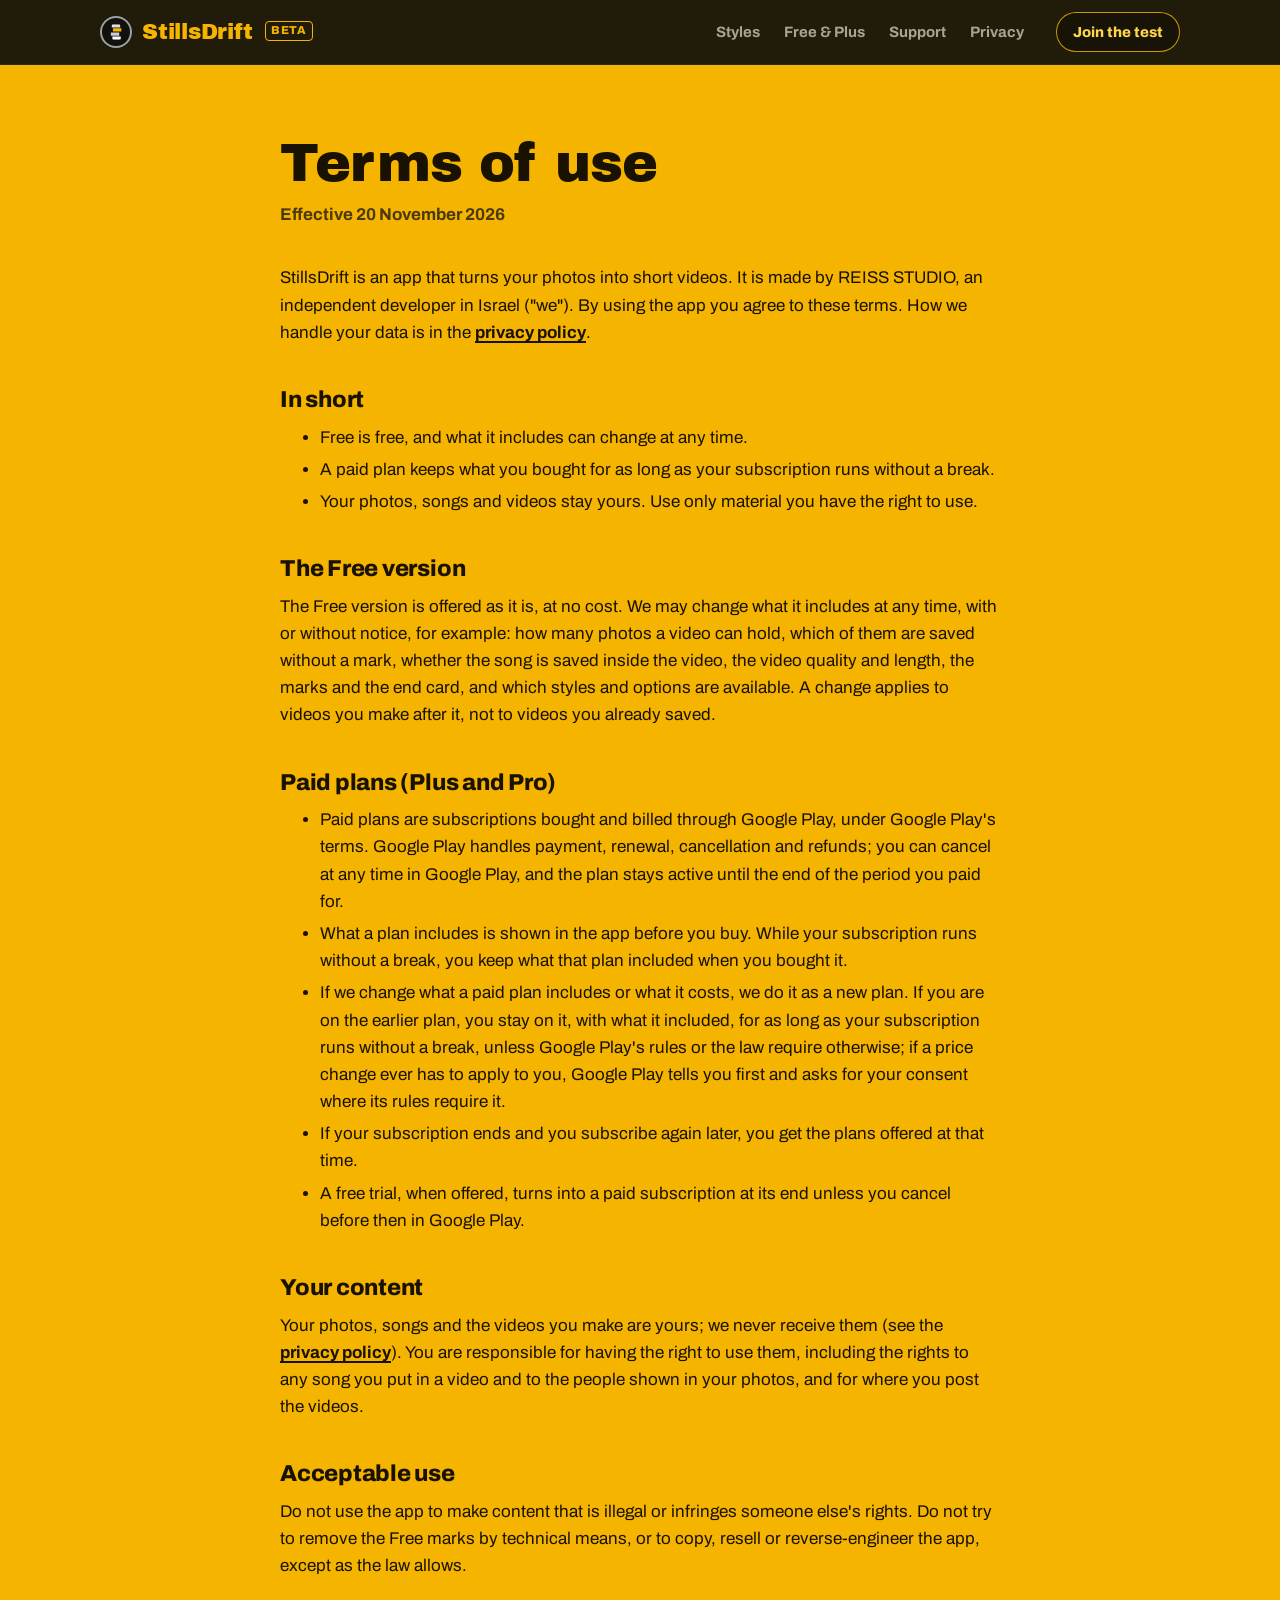
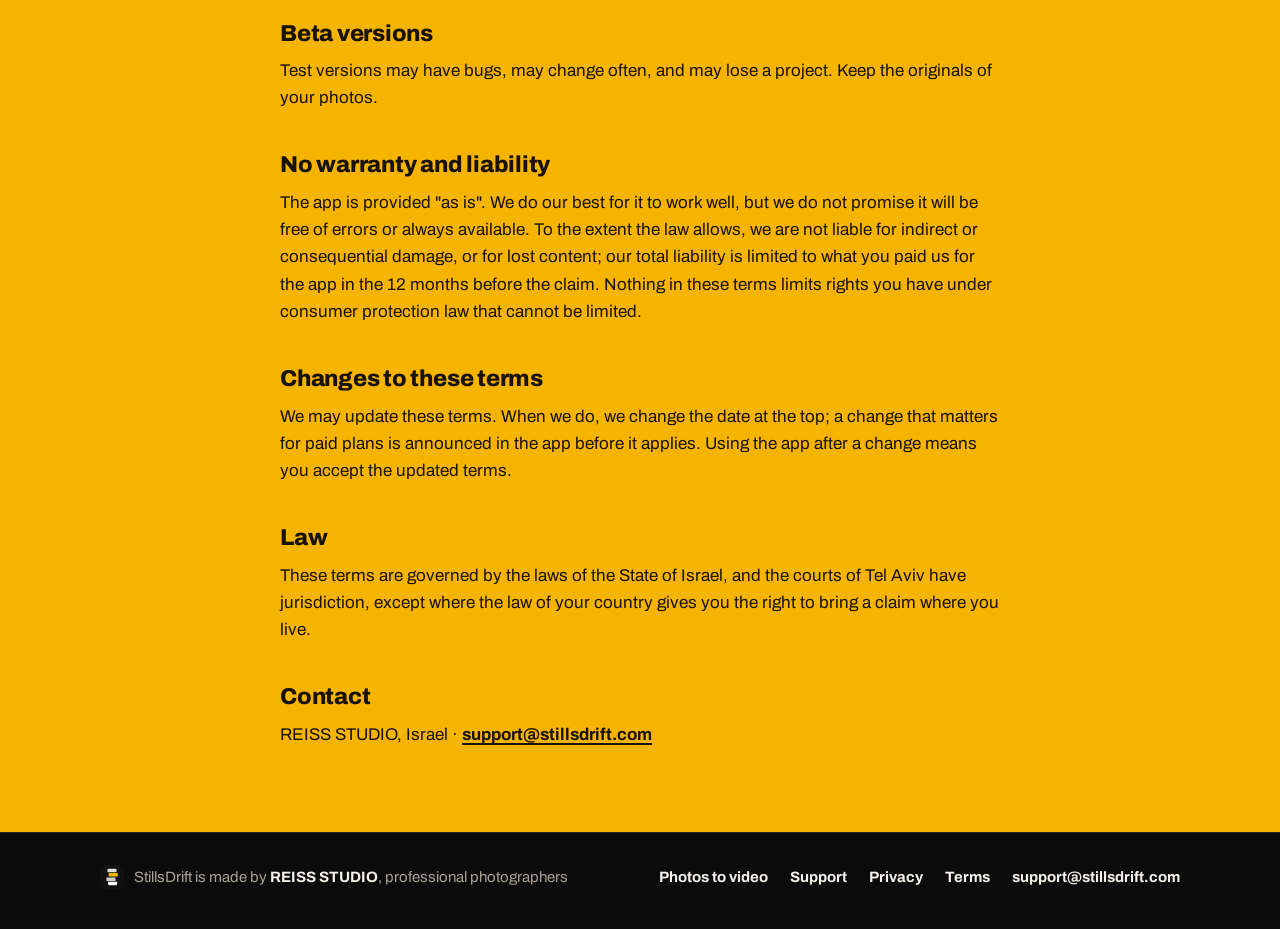
<file: terms.html>
<!doctype html>
<html lang="en">
<head>
<meta charset="utf-8">
<meta name="viewport" content="width=device-width,initial-scale=1,viewport-fit=cover">
<link rel="stylesheet" href="/style.css">
<link rel="icon" href="/assets/img/icon.svg" type="image/svg+xml">
<link rel="apple-touch-icon" href="/assets/img/apple-touch-icon.png">
<meta name="theme-color" content="#0B0B0B">
<title>Terms of use · StillsDrift</title>
<link rel="canonical" href="https://stillsdrift.com/terms.html">
<meta name="description" content="The terms for using StillsDrift, Free and paid plans.">
</head>
<body>
<header class="top"><div class="wrap">
  <a class="brand" href="/"><img src="/assets/img/icon.svg" alt="" width="32" height="32">StillsDrift<span class="beta">Beta</span></a>
  <nav aria-label="Site"><a href="/#styles">Styles</a><a href="/#free">Free &amp; Plus</a><a href="/support.html">Support</a><a href="/privacy.html">Privacy</a></nav>
  <a class="btn pill" href="/test.html">Join the test</a>
</div></header>
<main class="doc wrap">
<h1>Terms of use</h1>
<p class="date">Effective 20 November 2026</p>
<p>StillsDrift is an app that turns your photos into short videos. It is made by REISS STUDIO, an independent developer in Israel ("we"). By using the app you agree to these terms. How we handle your data is in the <a href="/privacy.html">privacy policy</a>.</p>

<h2>In short</h2>
<ul>
<li>Free is free, and what it includes can change at any time.</li>
<li>A paid plan keeps what you bought for as long as your subscription runs without a break.</li>
<li>Your photos, songs and videos stay yours. Use only material you have the right to use.</li>
</ul>

<h2>The Free version</h2>
<p>The Free version is offered as it is, at no cost. We may change what it includes at any time, with or without notice, for example: how many photos a video can hold, which of them are saved without a mark, whether the song is saved inside the video, the video quality and length, the marks and the end card, and which styles and options are available. A change applies to videos you make after it, not to videos you already saved.</p>

<h2>Paid plans (Plus and Pro)</h2>
<ul>
<li>Paid plans are subscriptions bought and billed through Google Play, under Google Play's terms. Google Play handles payment, renewal, cancellation and refunds; you can cancel at any time in Google Play, and the plan stays active until the end of the period you paid for.</li>
<li>What a plan includes is shown in the app before you buy. While your subscription runs without a break, you keep what that plan included when you bought it.</li>
<li>If we change what a paid plan includes or what it costs, we do it as a new plan. If you are on the earlier plan, you stay on it, with what it included, for as long as your subscription runs without a break, unless Google Play's rules or the law require otherwise; if a price change ever has to apply to you, Google Play tells you first and asks for your consent where its rules require it.</li>
<li>If your subscription ends and you subscribe again later, you get the plans offered at that time.</li>
<li>A free trial, when offered, turns into a paid subscription at its end unless you cancel before then in Google Play.</li>
</ul>

<h2>Your content</h2>
<p>Your photos, songs and the videos you make are yours; we never receive them (see the <a href="/privacy.html">privacy policy</a>). You are responsible for having the right to use them, including the rights to any song you put in a video and to the people shown in your photos, and for where you post the videos.</p>

<h2>Acceptable use</h2>
<p>Do not use the app to make content that is illegal or infringes someone else's rights. Do not try to remove the Free marks by technical means, or to copy, resell or reverse-engineer the app, except as the law allows.</p>

<h2>Beta versions</h2>
<p>Test versions may have bugs, may change often, and may lose a project. Keep the originals of your photos.</p>

<h2>No warranty and liability</h2>
<p>The app is provided "as is". We do our best for it to work well, but we do not promise it will be free of errors or always available. To the extent the law allows, we are not liable for indirect or consequential damage, or for lost content; our total liability is limited to what you paid us for the app in the 12 months before the claim. Nothing in these terms limits rights you have under consumer protection law that cannot be limited.</p>

<h2>Changes to these terms</h2>
<p>We may update these terms. When we do, we change the date at the top; a change that matters for paid plans is announced in the app before it applies. Using the app after a change means you accept the updated terms.</p>

<h2>Law</h2>
<p>These terms are governed by the laws of the State of Israel, and the courts of Tel Aviv have jurisdiction, except where the law of your country gives you the right to bring a claim where you live.</p>

<h2>Contact</h2>
<p>REISS STUDIO, Israel · <a href="mailto:support@stillsdrift.com">support@stillsdrift.com</a></p>
</main>
<footer class="foot"><div class="wrap">
  <span class="made"><img src="/assets/img/icon.svg" alt="" width="24" height="24"><span>StillsDrift is made by <a href="https://reiss.co.il">REISS STUDIO</a>, professional photographers</span></span>
  <nav aria-label="Footer"><a href="/photos-to-video.html">Photos to video</a><a href="/support.html">Support</a><a href="/privacy.html">Privacy</a><a href="/terms.html">Terms</a><a href="mailto:support@stillsdrift.com">support@stillsdrift.com</a></nav>
</div></footer>
</body>
</html>
</file>
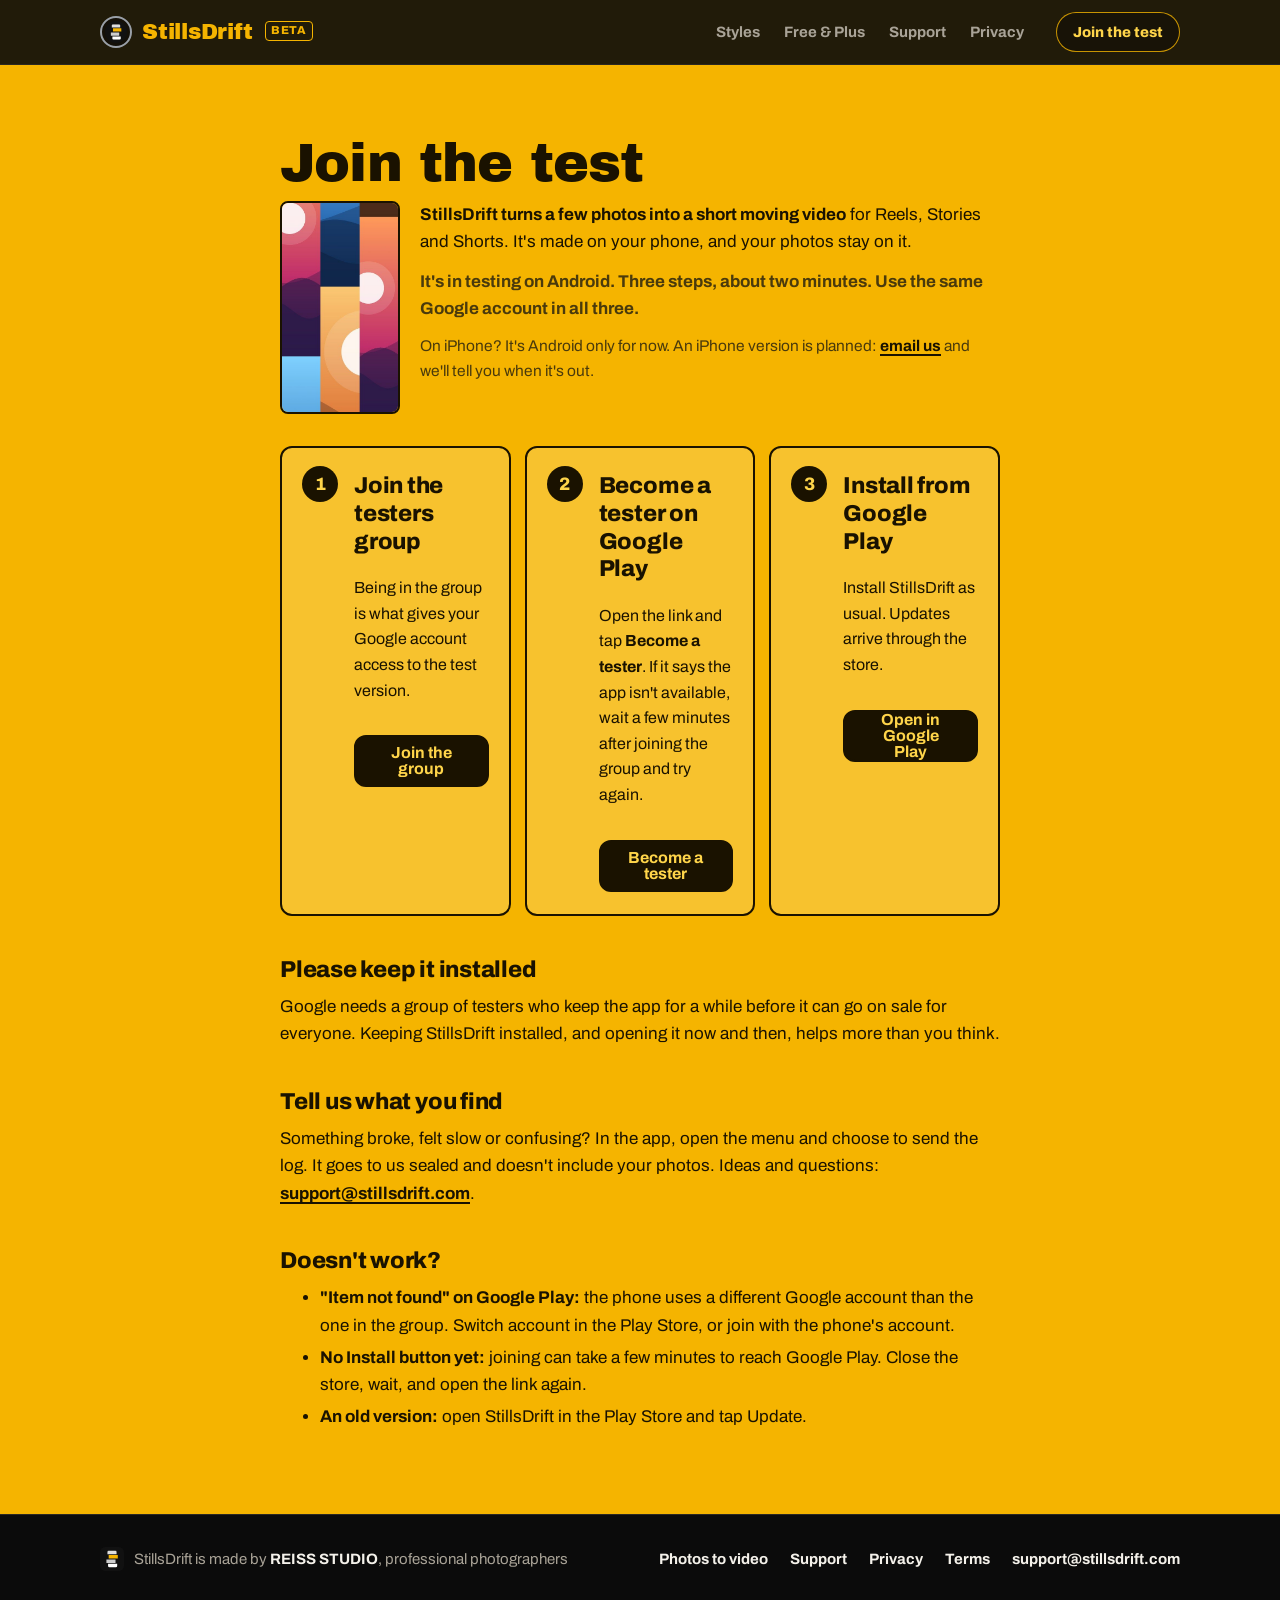
<file: test.html>
<!doctype html>
<html lang="en">
<head>
<meta charset="utf-8">
<meta name="viewport" content="width=device-width,initial-scale=1,viewport-fit=cover">
<link rel="stylesheet" href="/style.css">
<link rel="icon" href="/assets/img/icon.svg" type="image/svg+xml">
<link rel="apple-touch-icon" href="/assets/img/apple-touch-icon.png">
<meta name="theme-color" content="#0B0B0B">
<title>Join the test · StillsDrift</title>
<link rel="canonical" href="https://stillsdrift.com/test.html">
<meta name="description" content="Test StillsDrift on Android before it launches: three steps, about two minutes.">
</head>
<body>
<header class="top"><div class="wrap">
  <a class="brand" href="/"><img src="/assets/img/icon.svg" alt="" width="32" height="32">StillsDrift<span class="beta">Beta</span></a>
  <nav aria-label="Site"><a href="/#styles">Styles</a><a href="/#free">Free &amp; Plus</a><a href="/support.html">Support</a><a href="/privacy.html">Privacy</a></nav>
  <a class="btn pill" href="/test.html" aria-current="page">Join the test</a>
</div></header>
<main class="doc wrap">
<h1>Join the test</h1>
<div class="intro">
  <video src="/assets/video/columns.mp4" poster="/assets/video/columns.jpg" autoplay muted loop playsinline aria-label="A video made in StillsDrift: photos moving up in columns"></video>
  <div>
    <p class="what"><strong>StillsDrift turns a few photos into a short moving video</strong> for Reels, Stories and Shorts. It's made on your phone, and your photos stay on it.</p>
    <p class="date">It's in testing on Android. Three steps, about two minutes. Use the same Google account in all three.</p>
    <p class="iphone">On iPhone? It's Android only for now. An iPhone version is planned: <a href="mailto:support@stillsdrift.com?subject=iPhone%20version">email us</a> and we'll tell you when it's out.</p>
  </div>
</div>

<ol class="steps">
  <li>
    <h2>Join the testers group</h2>
    <p>Being in the group is what gives your Google account access to the test version.</p>
    <a class="btn ink" href="https://groups.google.com/g/stillsdrift-testers">Join the group</a>
  </li>
  <li>
    <h2>Become a tester on Google Play</h2>
    <p>Open the link and tap <strong>Become a tester</strong>. If it says the app isn't available, wait a few minutes after joining the group and try again.</p>
    <a class="btn ink" href="https://play.google.com/apps/testing/com.stillsdrift.app">Become a tester</a>
  </li>
  <li>
    <h2>Install from Google Play</h2>
    <p>Install StillsDrift as usual. Updates arrive through the store.</p>
    <a class="btn ink" href="https://play.google.com/store/apps/details?id=com.stillsdrift.app">Open in Google Play</a>
  </li>
</ol>

<h2>Please keep it installed</h2>
<p>Google needs a group of testers who keep the app for a while before it can go on sale for everyone. Keeping StillsDrift installed, and opening it now and then, helps more than you think.</p>

<h2>Tell us what you find</h2>
<p>Something broke, felt slow or confusing? In the app, open the menu and choose to send the log. It goes to us sealed and doesn't include your photos. Ideas and questions: <a href="mailto:support@stillsdrift.com">support@stillsdrift.com</a>.</p>

<h2>Doesn't work?</h2>
<ul>
  <li><strong>"Item not found" on Google Play:</strong> the phone uses a different Google account than the one in the group. Switch account in the Play Store, or join with the phone's account.</li>
  <li><strong>No Install button yet:</strong> joining can take a few minutes to reach Google Play. Close the store, wait, and open the link again.</li>
  <li><strong>An old version:</strong> open StillsDrift in the Play Store and tap Update.</li>
</ul>
</main>
<footer class="foot"><div class="wrap">
  <span class="made"><img src="/assets/img/icon.svg" alt="" width="24" height="24"><span>StillsDrift is made by <a href="https://reiss.co.il">REISS STUDIO</a>, professional photographers</span></span>
  <nav aria-label="Footer"><a href="/photos-to-video.html">Photos to video</a><a href="/support.html">Support</a><a href="/privacy.html">Privacy</a><a href="/terms.html">Terms</a><a href="mailto:support@stillsdrift.com">support@stillsdrift.com</a></nav>
</div></footer>
</body>
</html>
</file>
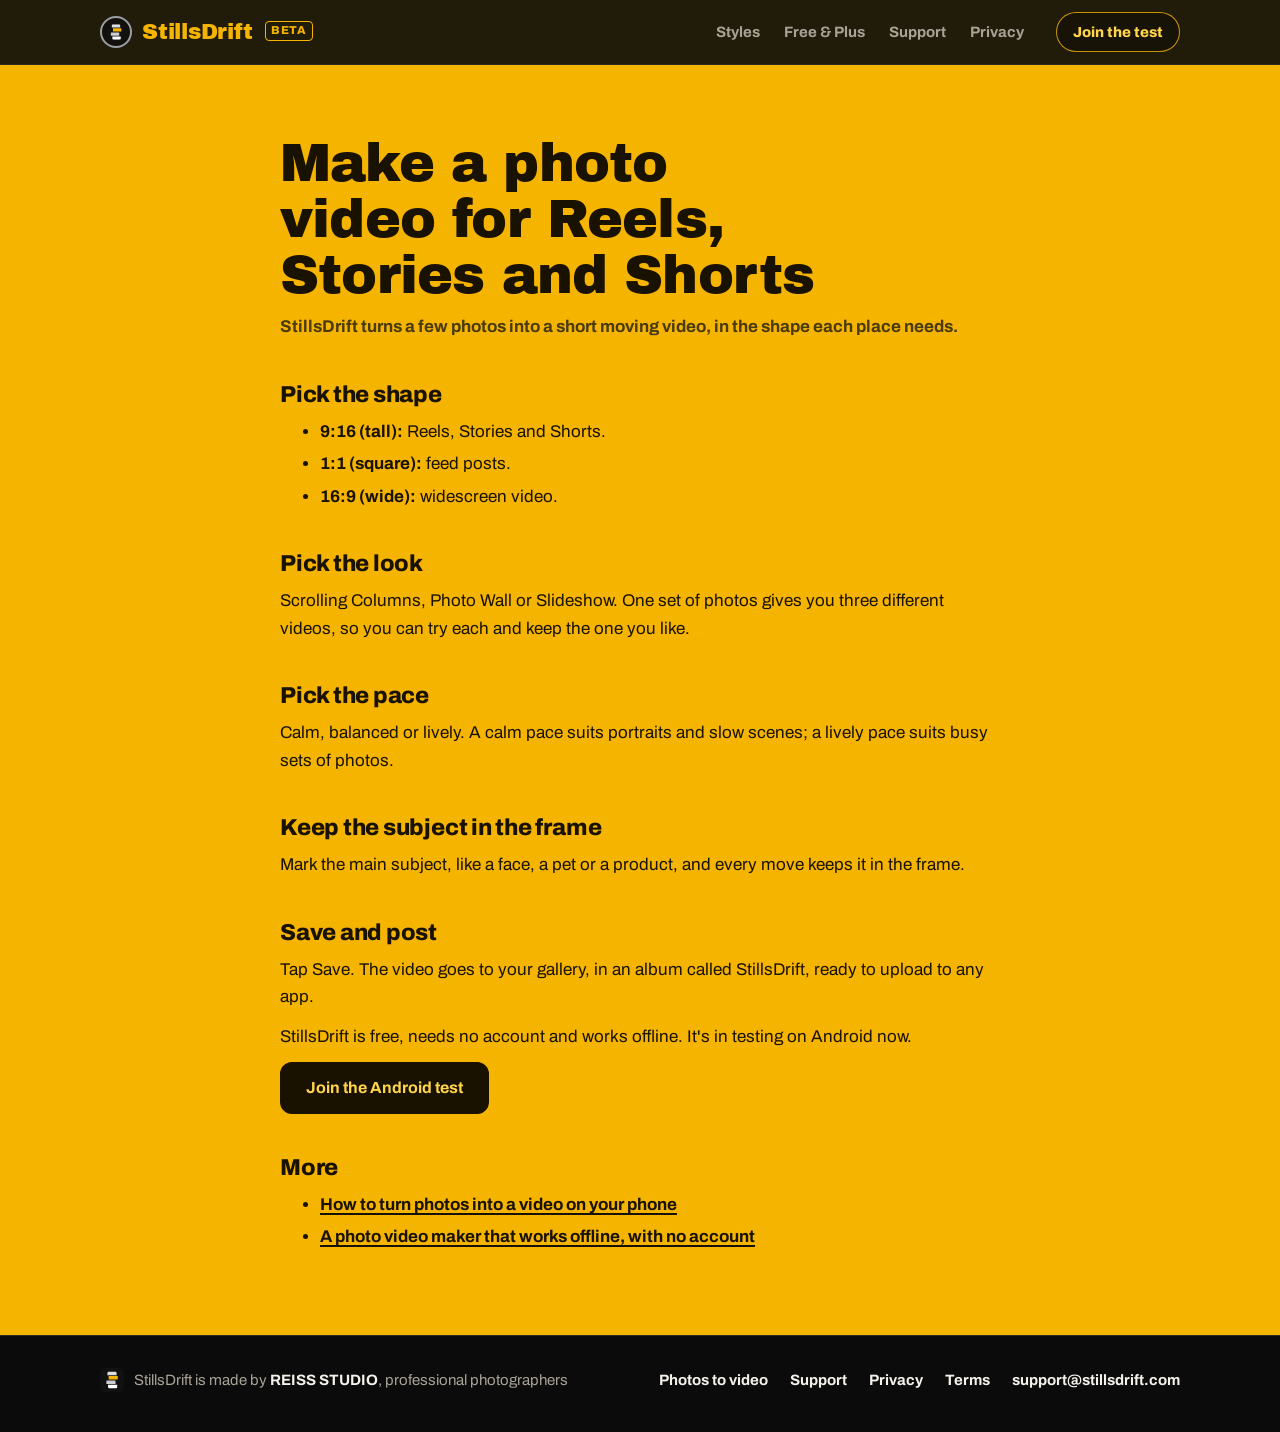
<file: video-for-reels-stories-shorts.html>
<!doctype html>
<html lang="en">
<head>
<meta charset="utf-8">
<meta name="viewport" content="width=device-width,initial-scale=1,viewport-fit=cover">
<link rel="stylesheet" href="/style.css">
<link rel="icon" href="/assets/img/icon.svg" type="image/svg+xml">
<link rel="apple-touch-icon" href="/assets/img/apple-touch-icon.png">
<meta name="theme-color" content="#0B0B0B">
<title>Make a photo video for Reels, Stories and Shorts · StillsDrift</title>
<link rel="canonical" href="https://stillsdrift.com/video-for-reels-stories-shorts.html">
<meta name="description" content="Make a short moving video from your photos in the right shape for Reels, Stories and Shorts (9:16), square posts (1:1) or wide video (16:9), right on your phone.">
<meta property="og:type" content="article">
<meta property="og:url" content="https://stillsdrift.com/video-for-reels-stories-shorts.html">
<meta property="og:title" content="Make a photo video for Reels, Stories and Shorts · StillsDrift">
<meta property="og:description" content="Make a short moving video from your photos in the right shape for Reels, Stories and Shorts (9:16), square posts (1:1) or wide video (16:9), right on your phone.">
<meta property="og:image" content="https://stillsdrift.com/assets/img/og.png">
<meta name="twitter:card" content="summary_large_image">
</head>
<body>
<header class="top"><div class="wrap">
  <a class="brand" href="/"><img src="/assets/img/icon.svg" alt="" width="32" height="32">StillsDrift<span class="beta">Beta</span></a>
  <nav aria-label="Site"><a href="/#styles">Styles</a><a href="/#free">Free &amp; Plus</a><a href="/support.html">Support</a><a href="/privacy.html">Privacy</a></nav>
  <a class="btn pill" href="/test.html">Join the test</a>
</div></header>
<main class="doc wrap">
<h1>Make a photo video for Reels, Stories and Shorts</h1>
<p class="date">StillsDrift turns a few photos into a short moving video, in the shape each place needs.</p>
<h2>Pick the shape</h2>
<ul>
<li><strong>9:16 (tall):</strong> Reels, Stories and Shorts.</li>
<li><strong>1:1 (square):</strong> feed posts.</li>
<li><strong>16:9 (wide):</strong> widescreen video.</li>
</ul>
<h2>Pick the look</h2>
<p>Scrolling Columns, Photo Wall or Slideshow. One set of photos gives you three different videos, so you can try each and keep the one you like.</p>
<h2>Pick the pace</h2>
<p>Calm, balanced or lively. A calm pace suits portraits and slow scenes; a lively pace suits busy sets of photos.</p>
<h2>Keep the subject in the frame</h2>
<p>Mark the main subject, like a face, a pet or a product, and every move keeps it in the frame.</p>
<h2>Save and post</h2>
<p>Tap Save. The video goes to your gallery, in an album called StillsDrift, ready to upload to any app.</p>
<p>StillsDrift is free, needs no account and works offline. It's in testing on Android now.</p>
<p><a class="btn ink" href="/test.html">Join the Android test</a></p>
<h2>More</h2>
<ul>
<li><a href="/photos-to-video.html">How to turn photos into a video on your phone</a></li>
<li><a href="/offline-photo-video-maker.html">A photo video maker that works offline, with no account</a></li>
</ul>
</main>
<footer class="foot"><div class="wrap">
  <span class="made"><img src="/assets/img/icon.svg" alt="" width="24" height="24"><span>StillsDrift is made by <a href="https://reiss.co.il">REISS STUDIO</a>, professional photographers</span></span>
  <nav aria-label="Footer"><a href="/photos-to-video.html">Photos to video</a><a href="/support.html">Support</a><a href="/privacy.html">Privacy</a><a href="/terms.html">Terms</a><a href="mailto:support@stillsdrift.com">support@stillsdrift.com</a></nav>
</div></footer>
</body>
</html>
</file>
<file: style.css>
/* StillsDrift site, in the app's coming design ("film box", design rounds 20-27):
   the video plays on black, the controls live on a yellow sheet with near-black ink, one short red marker shows where you are.
   Archivo Black for the wordmark and titles, Archivo for everything else. Fonts are served from this site: no outside requests.
   Layout: black stage bands for video and facts, yellow sheet bands for choices, like the app's screen. */
@font-face{font-family:"Archivo Black";src:url(/assets/fonts/archivo-black-latin-400-normal.woff2) format("woff2");font-weight:400;font-display:swap}
@font-face{font-family:Archivo;src:url(/assets/fonts/archivo-latin-400-normal.woff2) format("woff2");font-weight:400;font-display:swap}
@font-face{font-family:Archivo;src:url(/assets/fonts/archivo-latin-500-normal.woff2) format("woff2");font-weight:500;font-display:swap}
@font-face{font-family:Archivo;src:url(/assets/fonts/archivo-latin-700-normal.woff2) format("woff2");font-weight:600 700;font-display:swap}
@font-face{font-family:Archivo;src:url(/assets/fonts/archivo-latin-800-normal.woff2) format("woff2");font-weight:800 900;font-display:swap}

:root{
  --stage:#0B0B0B; --stage-2:#151310; --on-stage:#F4F1EA; --on-stage-mut:#A9A397; --stage-line:#2B2822;
  --sheet:#F5B400; --ink:#1A1200; --ink-mut:#4A3A0C; --tile:#FFC933; --tile-on:#FFE38A; --ink-line:rgba(26,18,0,.22);
  --gold:#FFD54A; --mark:#C8102E;
  --display:"Archivo Black","Arial Black",system-ui,sans-serif;
  --body:Archivo,system-ui,-apple-system,"Segoe UI",Roboto,sans-serif;
  --r:12px; --r-sm:8px; --max:1120px;
  color-scheme:dark;
}
*{box-sizing:border-box}
html{-webkit-text-size-adjust:100%;scroll-behavior:smooth;scroll-padding-top:76px}
@media (prefers-reduced-motion:reduce){html{scroll-behavior:auto}}
body{margin:0;background:var(--stage);color:var(--on-stage);font:400 17px/1.6 var(--body);-webkit-font-smoothing:antialiased}
img,video{max-width:100%;display:block}
a{color:inherit;text-underline-offset:3px;text-decoration-thickness:1.5px}
:focus-visible{outline:3px solid var(--mark);outline-offset:3px;border-radius:4px}
::selection{background:var(--ink);color:var(--gold)}
h1,h2,h3{margin:0;line-height:1.04;text-wrap:balance}
h1,h2{font-family:var(--display);font-weight:400;letter-spacing:-.015em}
h3{font-family:var(--body);font-weight:800;letter-spacing:-.01em}
p{margin:0}
.wrap{max-width:var(--max);margin:0 auto;padding-left:max(20px,env(safe-area-inset-left,0px));padding-right:max(20px,env(safe-area-inset-right,0px))}
.num{font-variant-numeric:tabular-nums}

/* The app's label: small Archivo Black capitals with the one red marker above */
.label{display:inline-grid;gap:9px;font:400 13px/1 var(--display);letter-spacing:.07em;text-transform:uppercase}
.label::before{content:"";width:44px;height:3px;background:var(--mark)}

/* Top bar: black like the app's, wordmark in yellow */
body::before{content:"";position:fixed;inset:0 0 auto;height:env(safe-area-inset-top,0px);background:var(--stage);z-index:30}
.top{position:sticky;top:env(safe-area-inset-top,0px);z-index:20;background:rgba(11,11,11,.9);backdrop-filter:blur(10px);-webkit-backdrop-filter:blur(10px);border-bottom:1px solid var(--stage-line)}
.top .wrap{display:flex;align-items:center;gap:22px;min-height:62px}
.brand{display:flex;align-items:center;gap:10px;text-decoration:none;margin-right:auto;font:400 22px/1 var(--display);color:var(--sheet);letter-spacing:-.01em}
.brand img{width:32px;height:32px;border-radius:50%;border:2px solid #9AA0A8;background:#141008;padding:3px}
.beta{font:800 11.5px/1 var(--body);letter-spacing:.08em;text-transform:uppercase;color:var(--sheet);border:1.5px solid var(--sheet);border-radius:4px;padding:3px 5px;margin-left:2px;transform:translateY(-1px)}
.top nav{display:flex;gap:4px}
.top nav a{position:relative;color:var(--on-stage-mut);text-decoration:none;font-weight:700;font-size:15px;padding:20px 10px}
.top nav a:hover{color:var(--on-stage)}
.top nav a[aria-current]{color:var(--on-stage)}
.top nav a[aria-current]::before{content:"";position:absolute;top:0;left:50%;margin-left:-22px;width:44px;height:3px;background:var(--mark)}
@media (max-width:860px){.top nav{display:none}}

/* Buttons from the design: ink on yellow, yellow on black, 2px outlines for the second choice */
.btn{display:inline-flex;align-items:center;justify-content:center;gap:8px;min-height:52px;padding:0 24px;border-radius:var(--r);font:800 16px/1 var(--body);text-decoration:none;border:2px solid transparent;cursor:pointer;transition:transform .12s ease}
.btn:active{transform:scale(.97)}
.btn.pri{background:var(--sheet);color:var(--ink);border-color:var(--sheet)}
.btn.pri:hover{background:var(--gold);border-color:var(--gold)}
.btn.out{background:transparent;color:var(--on-stage);border-color:#8A909A}
.btn.ink{background:var(--ink);color:var(--gold);border-color:var(--ink)}
.btn.ink-out{background:transparent;color:var(--ink);border-color:var(--ink)}
.btn{white-space:nowrap}
@media (max-width:420px){.top .wrap{gap:12px}.brand{font-size:19px;gap:8px}.brand img{width:28px;height:28px}.btn.pill{padding:0 12px;font-size:13.5px}}
.btn.pill{min-height:40px;padding:0 16px;border-radius:999px;font-size:14.5px;background:rgba(20,16,8,.62);color:var(--gold);border:1.5px solid rgba(245,180,0,.8)}
.btn[aria-disabled=true]{opacity:.5;pointer-events:none}
.pro{display:inline-block;font:800 11.5px/1 var(--body);letter-spacing:.08em;padding:4px 6px;border-radius:4px;background:var(--ink);color:var(--gold);text-transform:uppercase}

/* Hero: the stage */
.hero .wrap{display:grid;grid-template-columns:minmax(0,1.35fr) minmax(0,.65fr);gap:48px;align-items:center;padding-block:76px 72px}
.hero h1{font-size:clamp(40px,5.2vw,66px);line-height:.98;margin:22px 0 26px}
.hero h1 span{display:block;width:max-content;max-width:100%}
@media (max-width:860px){.hero h1 span{width:auto}.hero h1 .d2{padding-left:.6em;transform:none!important}}
.hero h1 .d2{transform:translateX(.6em);color:var(--sheet)}
.hero h1 .d3{transform:translateX(-.06em)}
.slogan{font-weight:800;font-size:clamp(19px,2.1vw,22px);color:var(--on-stage);margin:0 0 10px}
.lead{font-size:clamp(18px,2vw,20px);color:var(--on-stage-mut);max-width:44ch}
.cta{display:flex;flex-wrap:wrap;gap:12px;margin-top:32px}
.stores{display:flex;flex-wrap:wrap;gap:10px;margin-top:22px}
.store{display:inline-grid;align-content:center;min-width:150px;height:52px;padding:0 16px;border-radius:var(--r);border:1.5px solid #3A3833;background:#16150F;color:#B3AEA3;font-weight:800;font-size:16px;line-height:1.1;cursor:default}
.store small{font-weight:600;font-size:11.5px;letter-spacing:.02em;color:#9A958B}
.facts{display:flex;flex-wrap:wrap;gap:8px 20px;margin-top:22px;font-weight:700;font-size:14.5px;color:var(--on-stage-mut)}
.facts span{display:inline-flex;align-items:center;gap:8px}
.facts span::before{content:"";width:10px;height:10px;border-radius:2px;background:var(--sheet)}
.phone{justify-self:center;width:min(100%,330px);margin:0;padding:9px;border-radius:40px;background:#000;border:1px solid #2E2E2E;box-shadow:0 26px 60px -24px rgba(0,0,0,.9)}
.phone video{width:100%;aspect-ratio:9/16;object-fit:cover;border-radius:31px;background:var(--stage-2)}
.phone figcaption{text-align:center;margin-top:12px;font-size:13px;font-weight:700;color:var(--on-stage-mut)}
@media (max-width:860px){.hero .wrap{grid-template-columns:1fr;gap:40px;padding-block:52px 56px}.hero h1 .d2{transform:translateX(.3em)}.phone{width:min(100%,300px)}}

/* Bands */
.band{padding-block:88px}
.band.sheet{background:var(--sheet);color:var(--ink)}
.band.stage+.band.stage{border-top:1px solid var(--stage-line)}
.head{display:grid;gap:16px;max-width:62ch;margin-bottom:44px}
.head h2{font-size:clamp(32px,4.4vw,52px)}
.head p{font-size:18px}
.stage .head p{color:var(--on-stage-mut)}
.sheet .head p{color:var(--ink-mut)}
@media (max-width:640px){.band{padding-block:64px}}

/* Styles: tiles like the app's chooser, each with a real loop */
.styles{display:grid;grid-template-columns:repeat(3,minmax(0,1fr));gap:18px}
.style{margin:0;display:grid;gap:12px;align-content:start;background:var(--tile);border:2px solid var(--ink);border-radius:var(--r);padding:10px 10px 16px}
.style video{width:100%;aspect-ratio:9/16;object-fit:cover;border-radius:var(--r-sm);background:var(--ink)}
.style h3{font-size:21px;padding:4px 6px 0}
.style p{font-size:15.5px;color:var(--ink-mut);padding:0 6px}
.style .spec{font-size:13px;font-weight:800;padding:0 6px;font-variant-numeric:tabular-nums}
@media (max-width:860px){.styles{grid-template-columns:repeat(3,minmax(230px,1fr));overflow-x:auto;scroll-snap-type:x mandatory;padding-bottom:14px;margin-inline:calc(-1 * max(20px,env(safe-area-inset-left,0px)));padding-inline:max(20px,env(safe-area-inset-left,0px))}.style{scroll-snap-align:start}}
.shapes{display:flex;flex-wrap:wrap;gap:8px;margin-top:26px}
.shapes span{display:inline-flex;align-items:center;gap:8px;height:40px;padding:0 13px;border:2px solid var(--ink);border-radius:var(--r-sm);font-weight:800;font-size:14.5px;font-variant-numeric:tabular-nums}
.shapes span[aria-current]{background:var(--ink);color:var(--gold)}
.shapes i{display:block;border:2px solid currentColor;border-radius:2px}

/* How it works: a real sequence, drawn in the app's own parts */
.steps{display:grid;grid-template-columns:repeat(3,minmax(0,1fr));gap:22px;counter-reset:s;list-style:none;margin:0;padding:0}
.steps li{display:grid;gap:14px;align-content:start;counter-increment:s}
.pic{height:210px;border-radius:var(--r);background:var(--sheet);color:var(--ink);padding:18px;display:flex;align-items:center;justify-content:center;gap:8px;position:relative;overflow:hidden}
.steps h3{font-size:21px;display:flex;gap:12px;align-items:center}
.steps h3::before{content:counter(s);font:400 15px/1 var(--display);color:var(--ink);background:var(--sheet);border-radius:6px;padding:6px 9px}
.steps p{color:var(--on-stage-mut);font-size:16px}
.th{width:58px;height:76px;border-radius:var(--r-sm);outline:2px solid var(--ink);background-size:cover;background-position:center;flex:none}
.th.add{outline:0;border:2px dashed var(--ink);display:grid;place-items:center;font:400 26px/1 var(--display)}
.pic.spot{padding:0;background-size:cover;background-position:center 30%}
.blob{position:absolute;left:30%;top:18%;width:46%;height:62%;border-radius:46% 54% 50% 50%;background:rgba(200,16,46,.42);border:2.5px solid #fff}
.pic.spot b{position:absolute;left:12px;right:12px;bottom:12px;background:rgba(17,17,17,.88);color:#fff;border-radius:10px;padding:8px 10px;font-size:13px;font-weight:700;text-align:center}
.mini{flex:1;max-width:96px;height:118px;border:2px solid var(--ink);border-radius:var(--r-sm);display:grid;align-content:space-between;justify-items:center;padding:12px 6px 9px;background:var(--tile);font-size:12px;font-weight:800;text-align:center;line-height:1.2}
.mini[aria-current]{background:var(--ink);color:var(--gold)}
.mini i{display:flex;gap:2px;height:44px;align-items:center}
.mini i b{display:block;background:currentColor;opacity:.8;border-radius:1.5px}
.mc b{width:11px}.mc b:nth-child(1){height:30px;margin-top:-8px}.mc b:nth-child(2){height:40px;margin-top:8px}.mc b:nth-child(3){height:30px;margin-top:-4px}
.mw{flex-wrap:wrap;width:36px;align-content:center}.mw b{width:16px;height:16px}
.ms b{width:30px;height:40px}
@media (max-width:860px){.steps{grid-template-columns:1fr;gap:36px}}

/* Free and Plus */
.plans{display:grid;grid-template-columns:repeat(2,minmax(0,1fr));gap:18px}
.plan{border:2px solid var(--ink);border-radius:var(--r);padding:26px;display:grid;gap:18px;align-content:start;background:var(--tile)}
.plan.plus{background:var(--ink);color:var(--gold)}
.plan header{display:flex;align-items:center;justify-content:space-between;gap:12px}
.plan h3{font:400 30px/1 var(--display)}
.plan ul{list-style:none;margin:0;padding:0;display:grid;gap:11px}
.plan li{display:grid;grid-template-columns:22px 1fr;gap:10px;align-items:baseline;font-weight:500}
.plan li::before{content:"";width:13px;height:13px;border-radius:3px;background:var(--ink);transform:translateY(1px)}
.plan.plus li::before{background:var(--sheet)}
.plan.plus .pro{background:var(--sheet);color:var(--ink)}
.plan .note{font-size:15px;opacity:.85}
.plan .btn.pri{justify-self:start}
@media (max-width:760px){.plans{grid-template-columns:1fr}}

/* Private */
.private{display:grid;grid-template-columns:repeat(3,minmax(0,1fr));gap:28px}
.private div{display:grid;gap:8px;align-content:start}
.private div::before{content:"";width:44px;height:3px;background:var(--mark);margin-bottom:10px}
.private h3{font-size:20px}
.private p{color:var(--on-stage-mut);font-size:16px}
@media (max-width:760px){.private{grid-template-columns:1fr}}

/* Questions */
.faq{display:grid;max-width:820px}
.faq details{border-bottom:2px solid var(--ink-line)}
.faq details:first-child{border-top:2px solid var(--ink-line)}
.faq summary{list-style:none;cursor:pointer;display:flex;justify-content:space-between;gap:20px;align-items:center;padding:20px 0;font-weight:800;font-size:19px;line-height:1.3}
.faq summary::-webkit-details-marker{display:none}
.faq summary::after{content:"+";flex:none;width:34px;height:34px;display:grid;place-items:center;border:2px solid var(--ink);border-radius:50%;font:400 20px/1 var(--display);transition:transform .15s ease}
.faq details[open] summary::after{transform:rotate(45deg);background:var(--ink);color:var(--gold)}
.faq details p{color:var(--ink-mut);padding:0 0 22px;max-width:66ch}
.faq a{color:var(--ink);font-weight:700}

/* Closing */
.maker{display:grid;gap:16px;max-width:640px}.maker h2{font-size:clamp(30px,4vw,46px)}.maker p{font-size:18px;color:var(--on-stage-mut)}
.closing .wrap{display:flex;flex-wrap:wrap;gap:28px;align-items:center;justify-content:space-between}
.closing h2{font-size:clamp(30px,4vw,46px);max-width:18ch}

/* Text pages (privacy, support): the yellow sheet, like the app's cards */
main.doc{padding-block:56px 72px;max-width:760px;color:var(--ink)}
.docpage{background:var(--sheet)}
main.doc h1{font-size:clamp(36px,5vw,54px);margin:14px 0 10px}
main.doc .date{color:var(--ink-mut);margin:0 0 36px;font-weight:600}
main.doc h2{font:800 23px/1.2 var(--body);letter-spacing:-.01em;margin:40px 0 10px}
main.doc p,main.doc ul{color:var(--ink);margin:0 0 12px}
main.doc li{margin:5px 0}
main.doc a{color:var(--ink);font-weight:700}

/* Footer */
footer.foot{border-top:1px solid var(--stage-line);background:var(--stage);color:var(--on-stage-mut);font-size:15px}
footer.foot .wrap{display:flex;flex-wrap:wrap;gap:16px 28px;justify-content:space-between;align-items:center;padding-block:32px 40px}
footer.foot a{color:var(--on-stage);text-decoration:none;font-weight:700}
footer.foot a:hover{color:var(--sheet)}
footer.foot nav{display:flex;flex-wrap:wrap;gap:8px 22px}
.made{display:flex;align-items:center;gap:10px}
.made img{width:24px;height:24px}

/* Motion: the app's pace tiles and motion chips, shown on the stage */
.paces{display:grid;grid-template-columns:repeat(3,minmax(0,170px));gap:12px}
.pace{display:grid;justify-items:center;gap:10px;padding:18px 10px 14px;border-radius:var(--r);background:var(--sheet);color:var(--ink);border:2px solid var(--ink);font-weight:800;font-size:15px}
.pace[aria-current]{background:var(--ink);color:var(--gold);border-color:var(--sheet)}
.pace svg{width:56px;height:28px;fill:none;stroke:currentColor;stroke-width:3.2;stroke-linecap:round;stroke-linejoin:round}
.moves{display:flex;flex-wrap:wrap;gap:10px;margin-top:16px;align-items:center}
.moves span{display:inline-flex;align-items:center;height:46px;padding:0 18px;border-radius:999px;border:2px solid var(--sheet);color:var(--sheet);font-weight:800;font-size:15px}
.moves span[aria-current]{background:var(--sheet);color:var(--ink)}
.moves .sep{width:2px;height:28px;padding:0;border:0;background:var(--stage-line);border-radius:1px}
@media (max-width:520px){.paces{grid-template-columns:repeat(3,minmax(0,1fr))}.moves .sep{display:none}}
body:has(main.doc){background:var(--sheet)}
/* Join the test: three numbered steps */
main.doc ol.steps{list-style:none;counter-reset:st;padding:0;margin:8px 0 0;display:grid;gap:14px}
main.doc ol.steps li{counter-increment:st;position:relative;margin:0;padding:20px 20px 22px 72px;border:2px solid var(--ink);border-radius:var(--r);background:rgba(255,255,255,.18)}
main.doc ol.steps li::before{content:counter(st);position:absolute;left:20px;top:18px;width:36px;height:36px;border-radius:50%;background:var(--ink);color:var(--gold);font:800 18px/36px var(--body);text-align:center}
main.doc ol.steps h2{margin:4px 0 6px}
main.doc ol.steps .btn{margin-top:6px;white-space:normal;text-align:center}
@media (max-width:420px){main.doc ol.steps li{padding:64px 16px 18px}main.doc ol.steps li::before{left:16px;top:16px}}
/* Join the test: what the app is, for visitors who arrive from a sticker or a shared link */
main.doc .intro{display:grid;grid-template-columns:120px minmax(0,1fr);gap:20px;align-items:start;margin:0 0 32px}
main.doc .intro video{display:block;width:100%;aspect-ratio:9/16;object-fit:cover;border-radius:var(--r-sm);border:2px solid var(--ink);background:var(--ink)}
main.doc .intro p{margin:0 0 12px}
main.doc .intro .date{margin:0 0 12px}
main.doc .intro .iphone{font-size:15.5px;color:var(--ink-mut)}
@media (max-width:420px){main.doc .intro{grid-template-columns:92px minmax(0,1fr);gap:14px}main.doc .intro .what{font-size:16px}}
</file>
